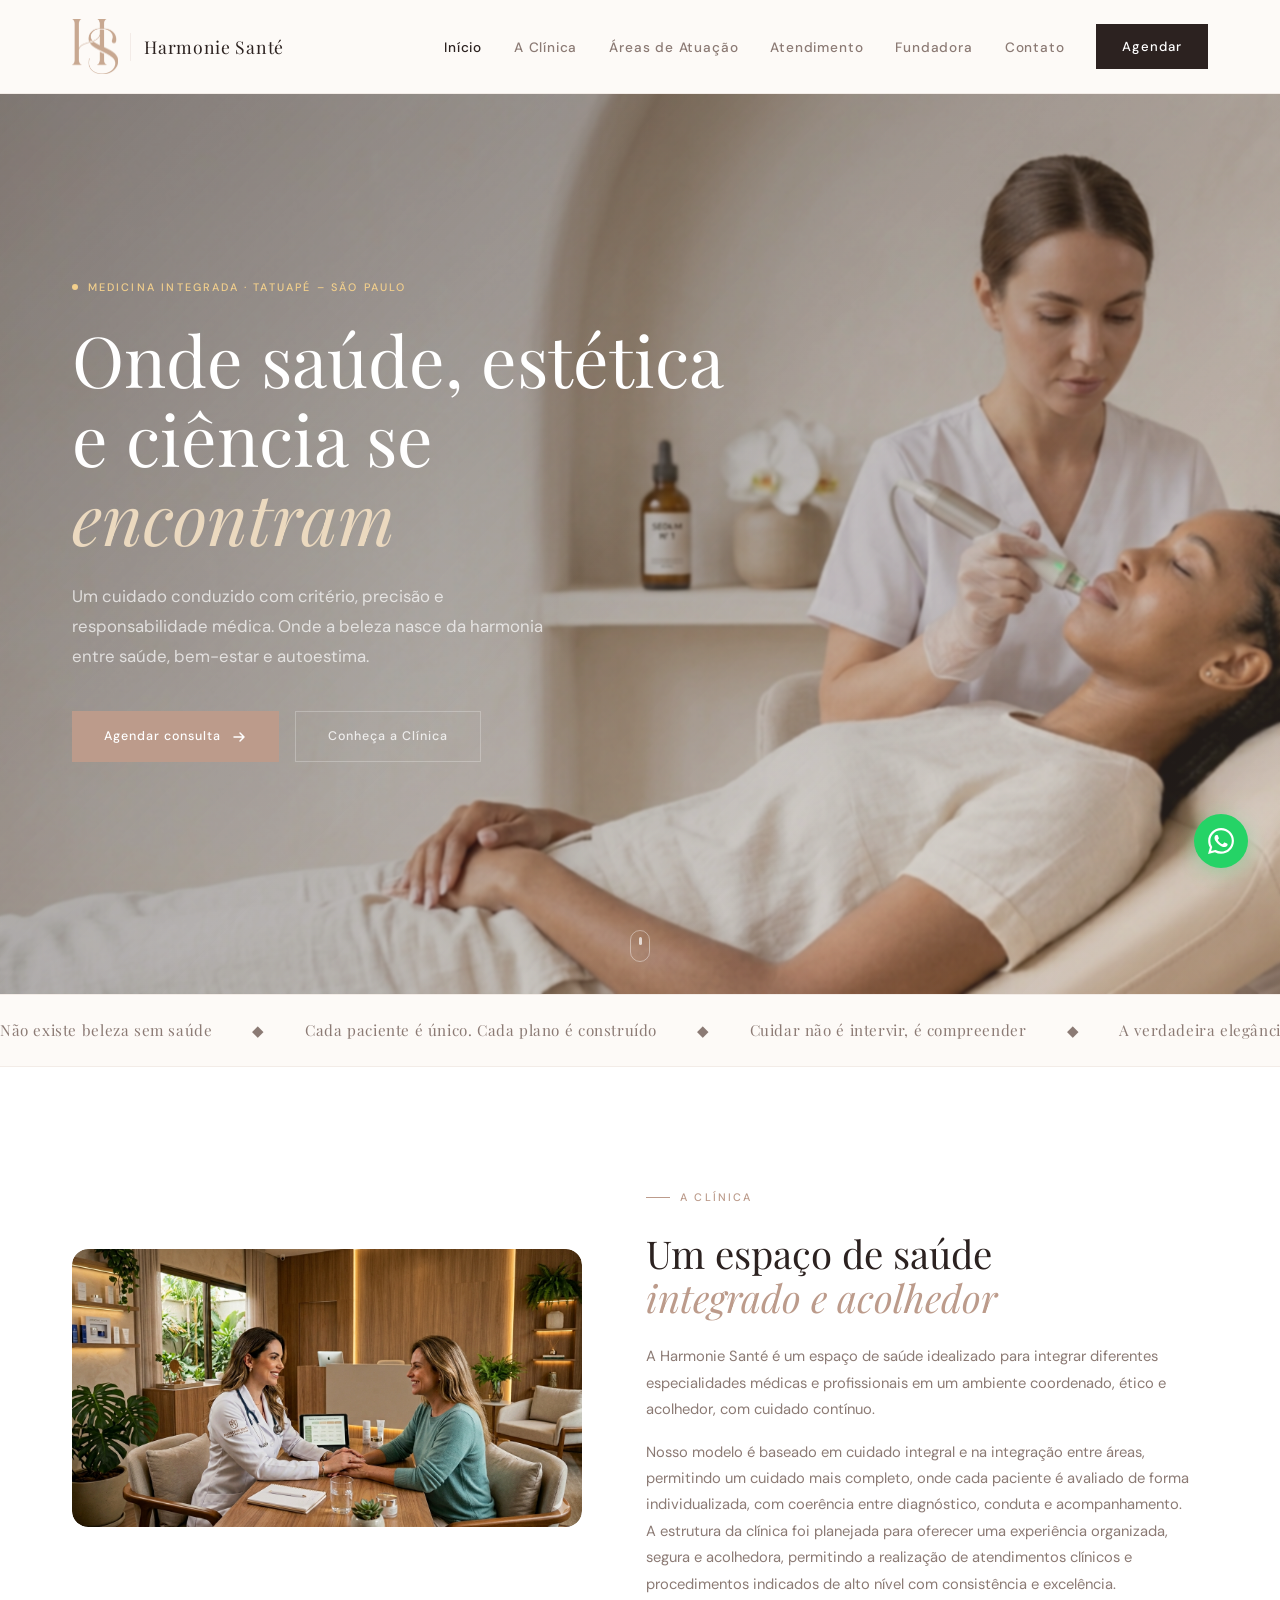
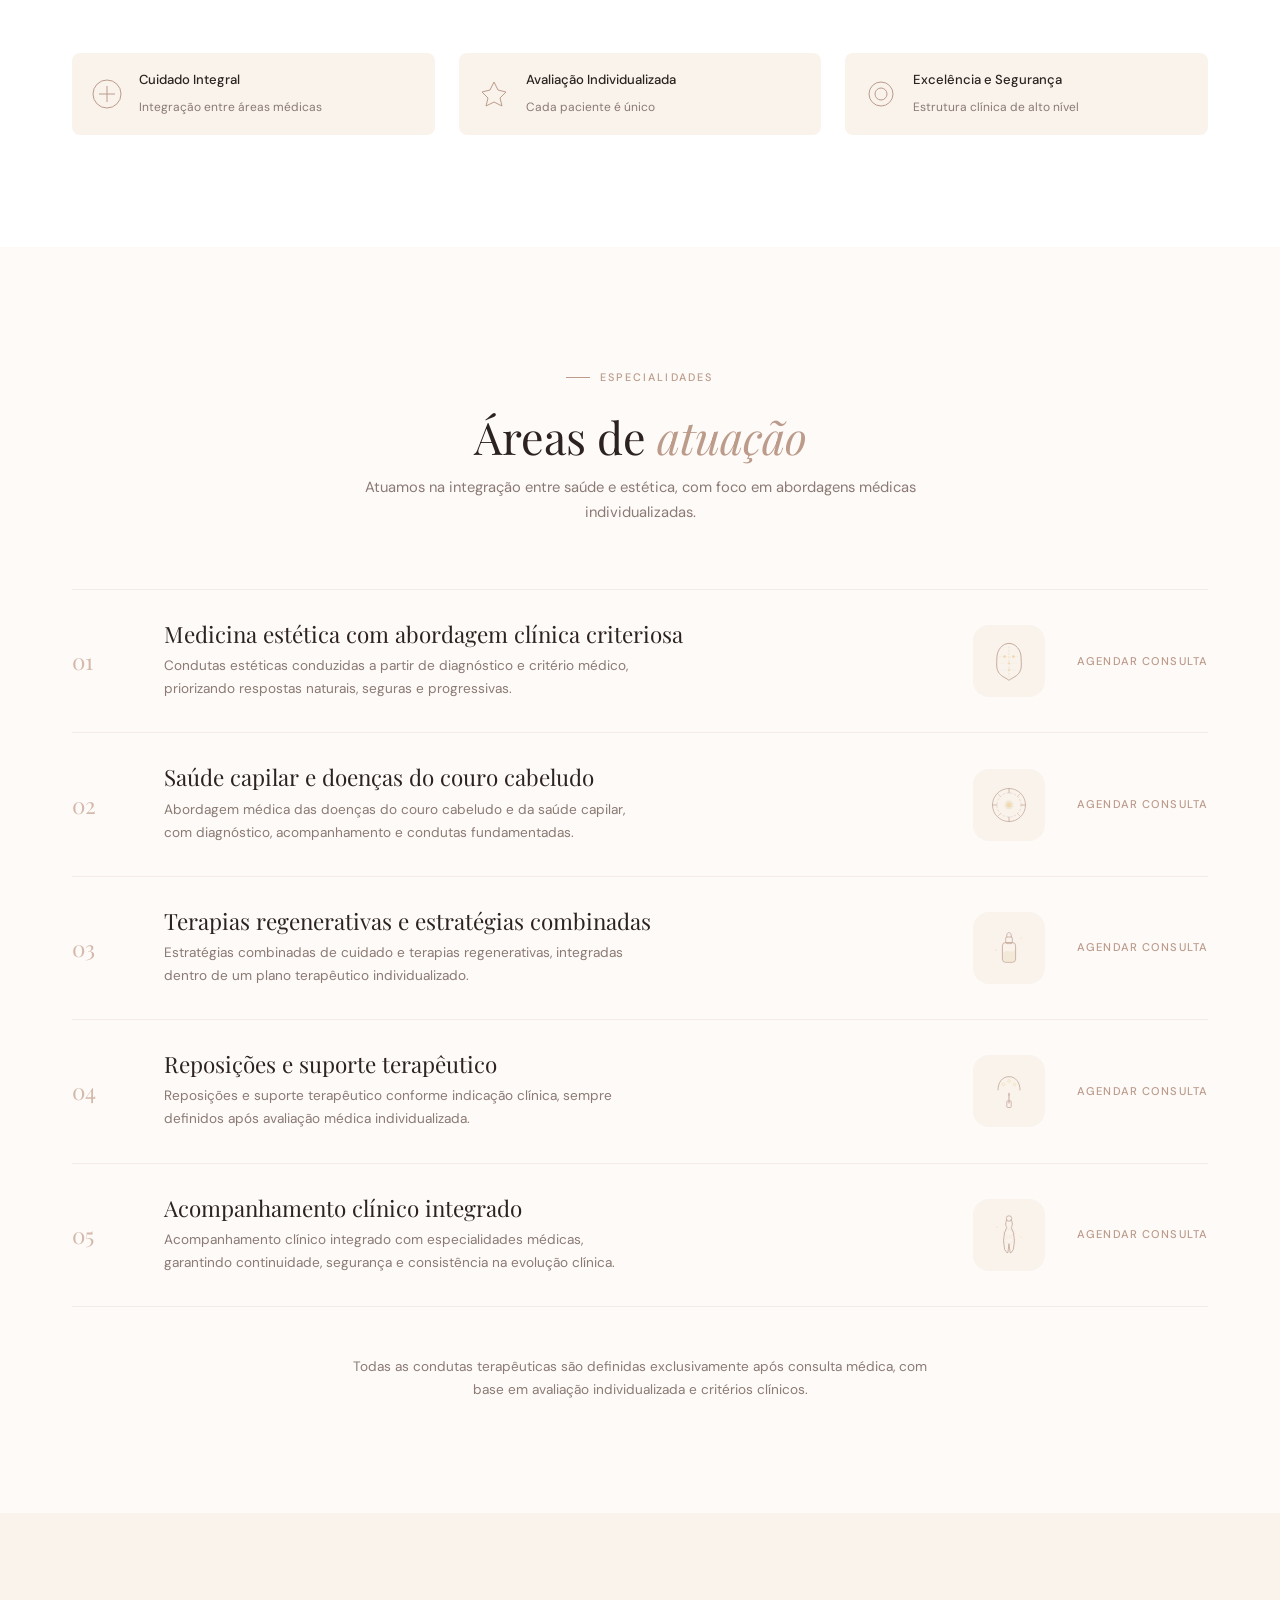
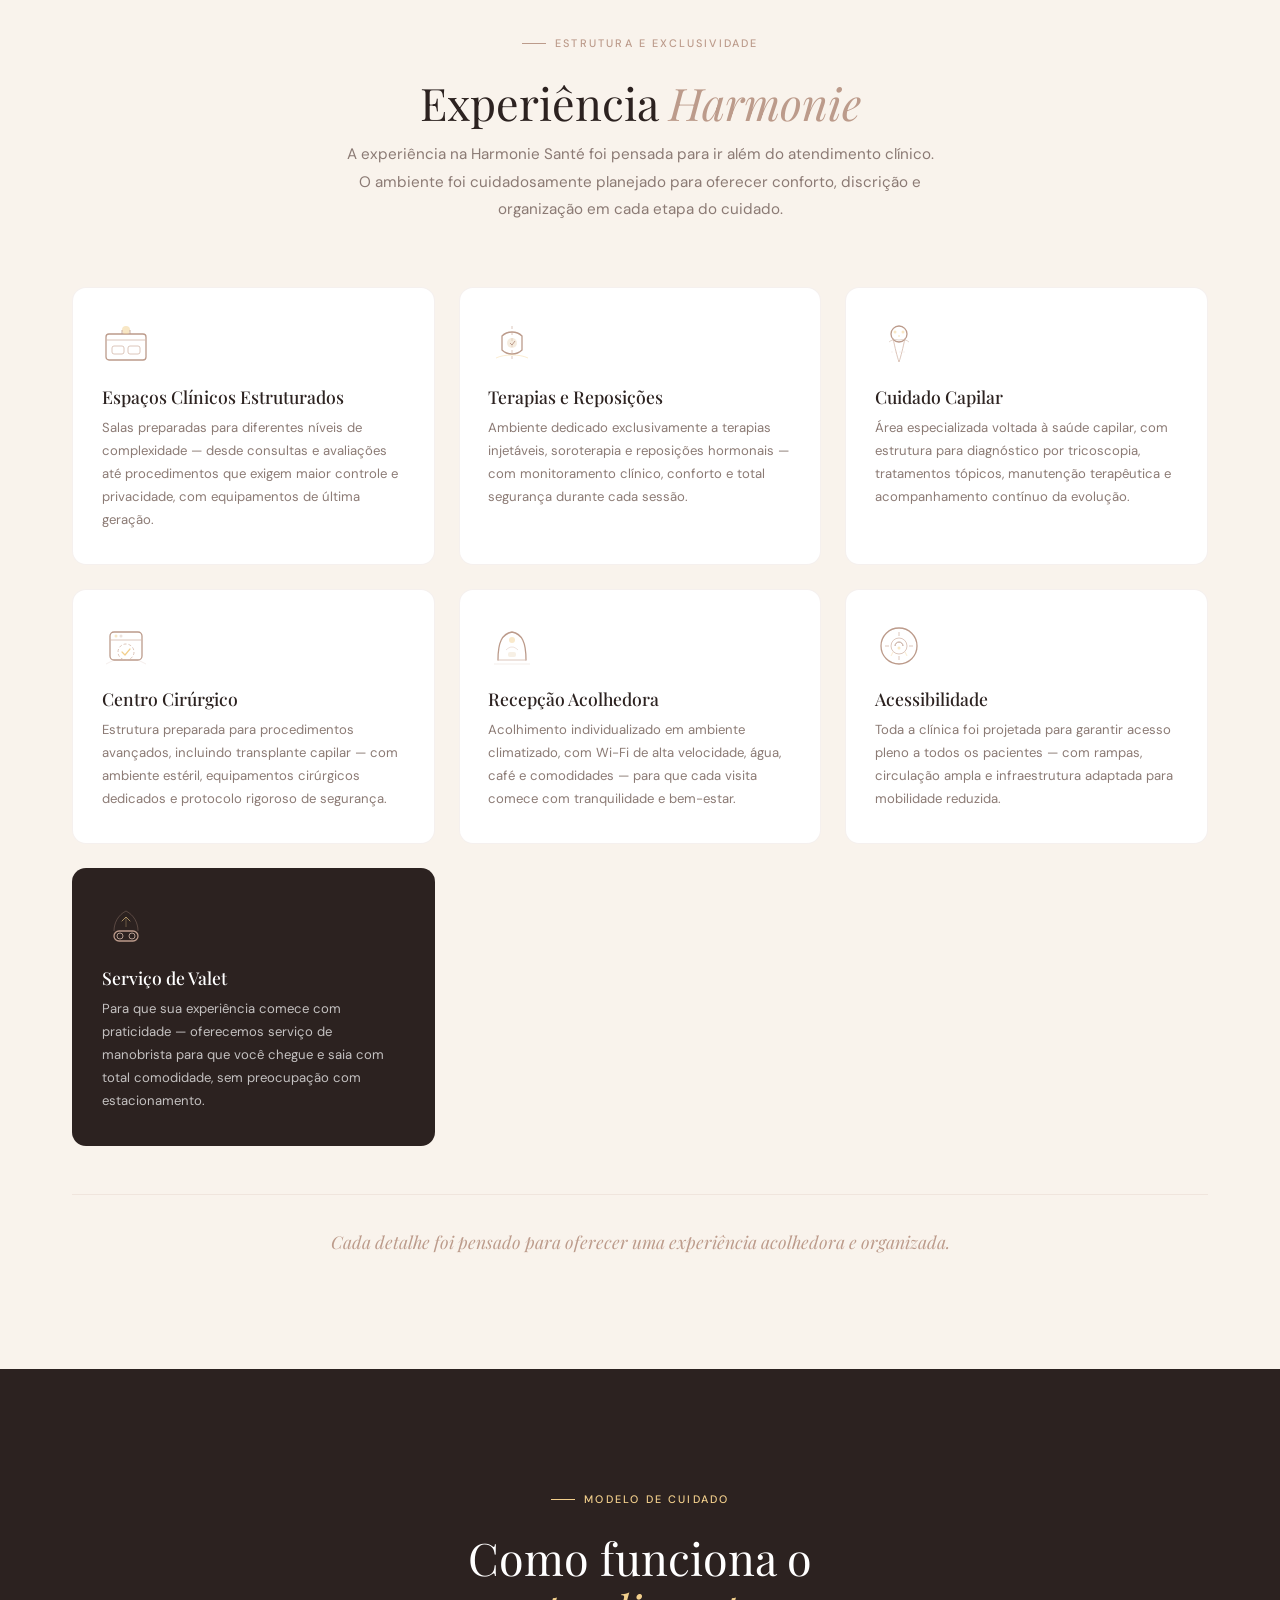
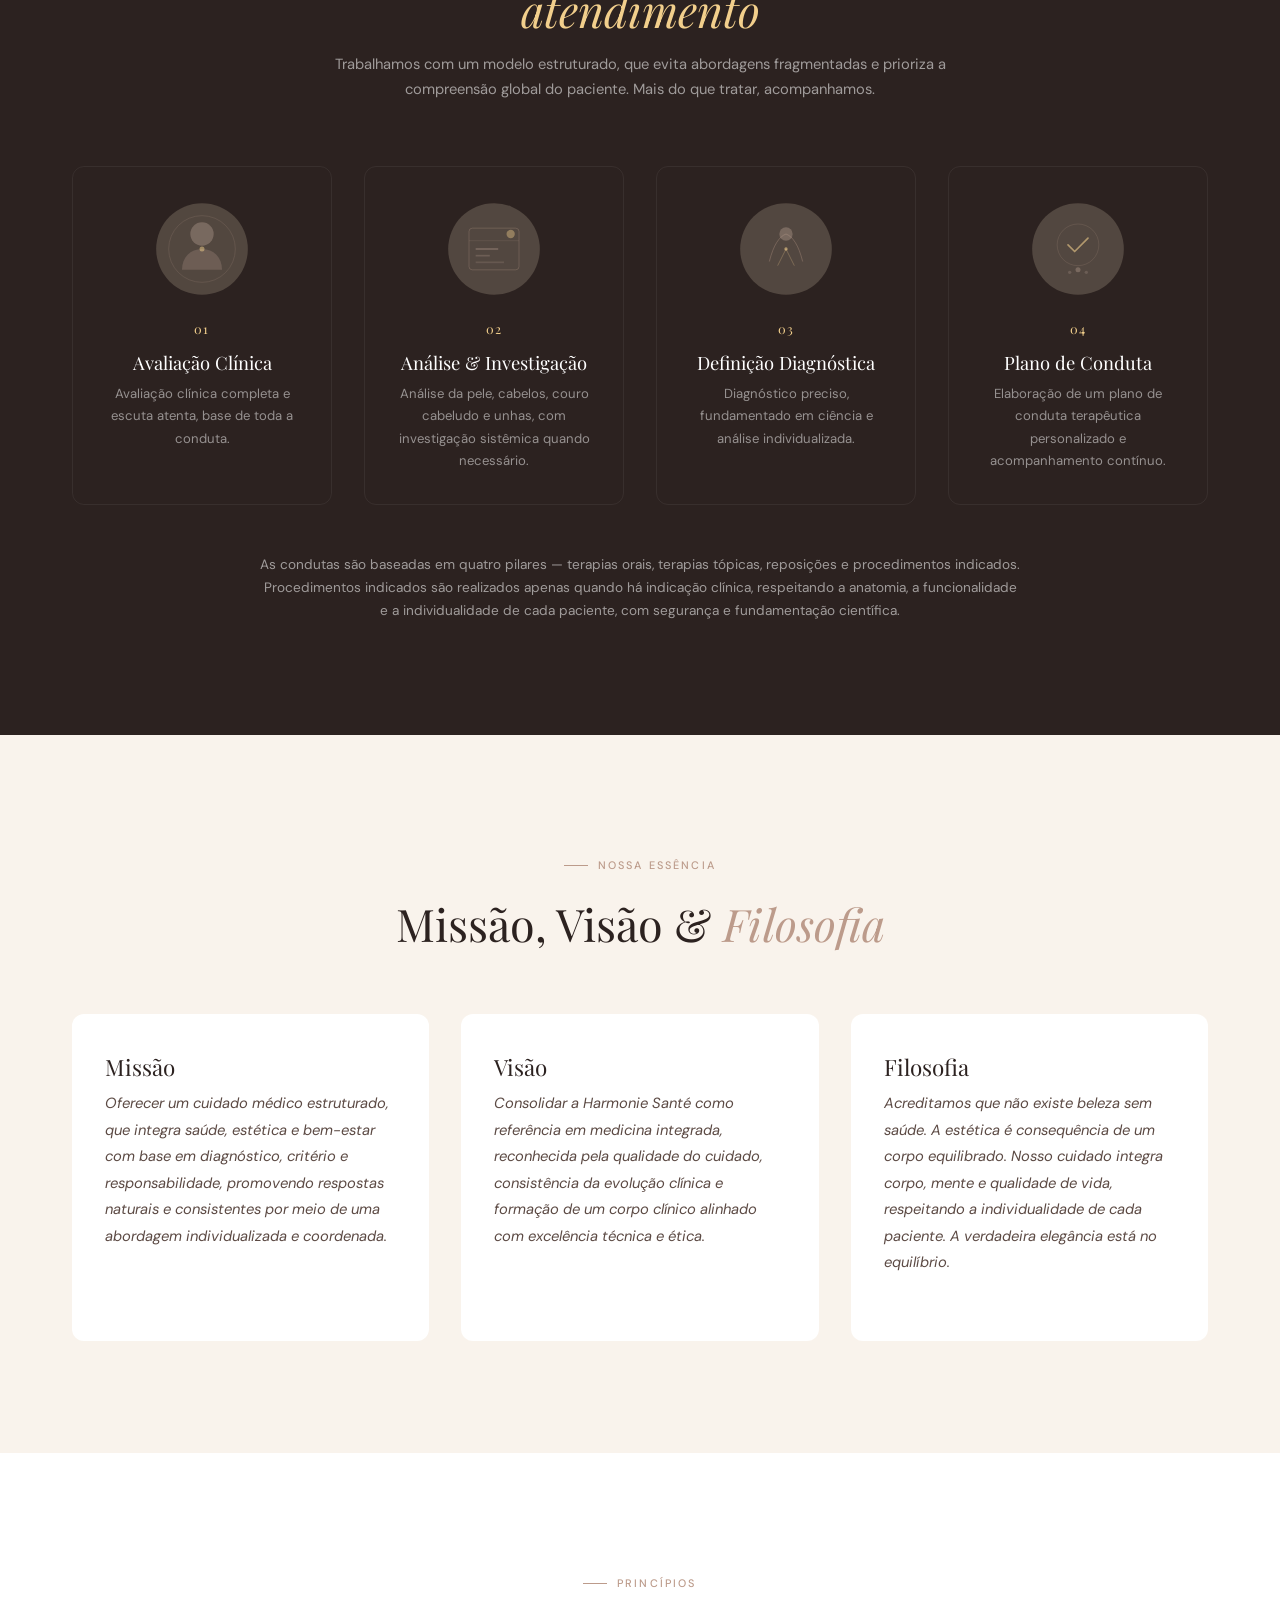
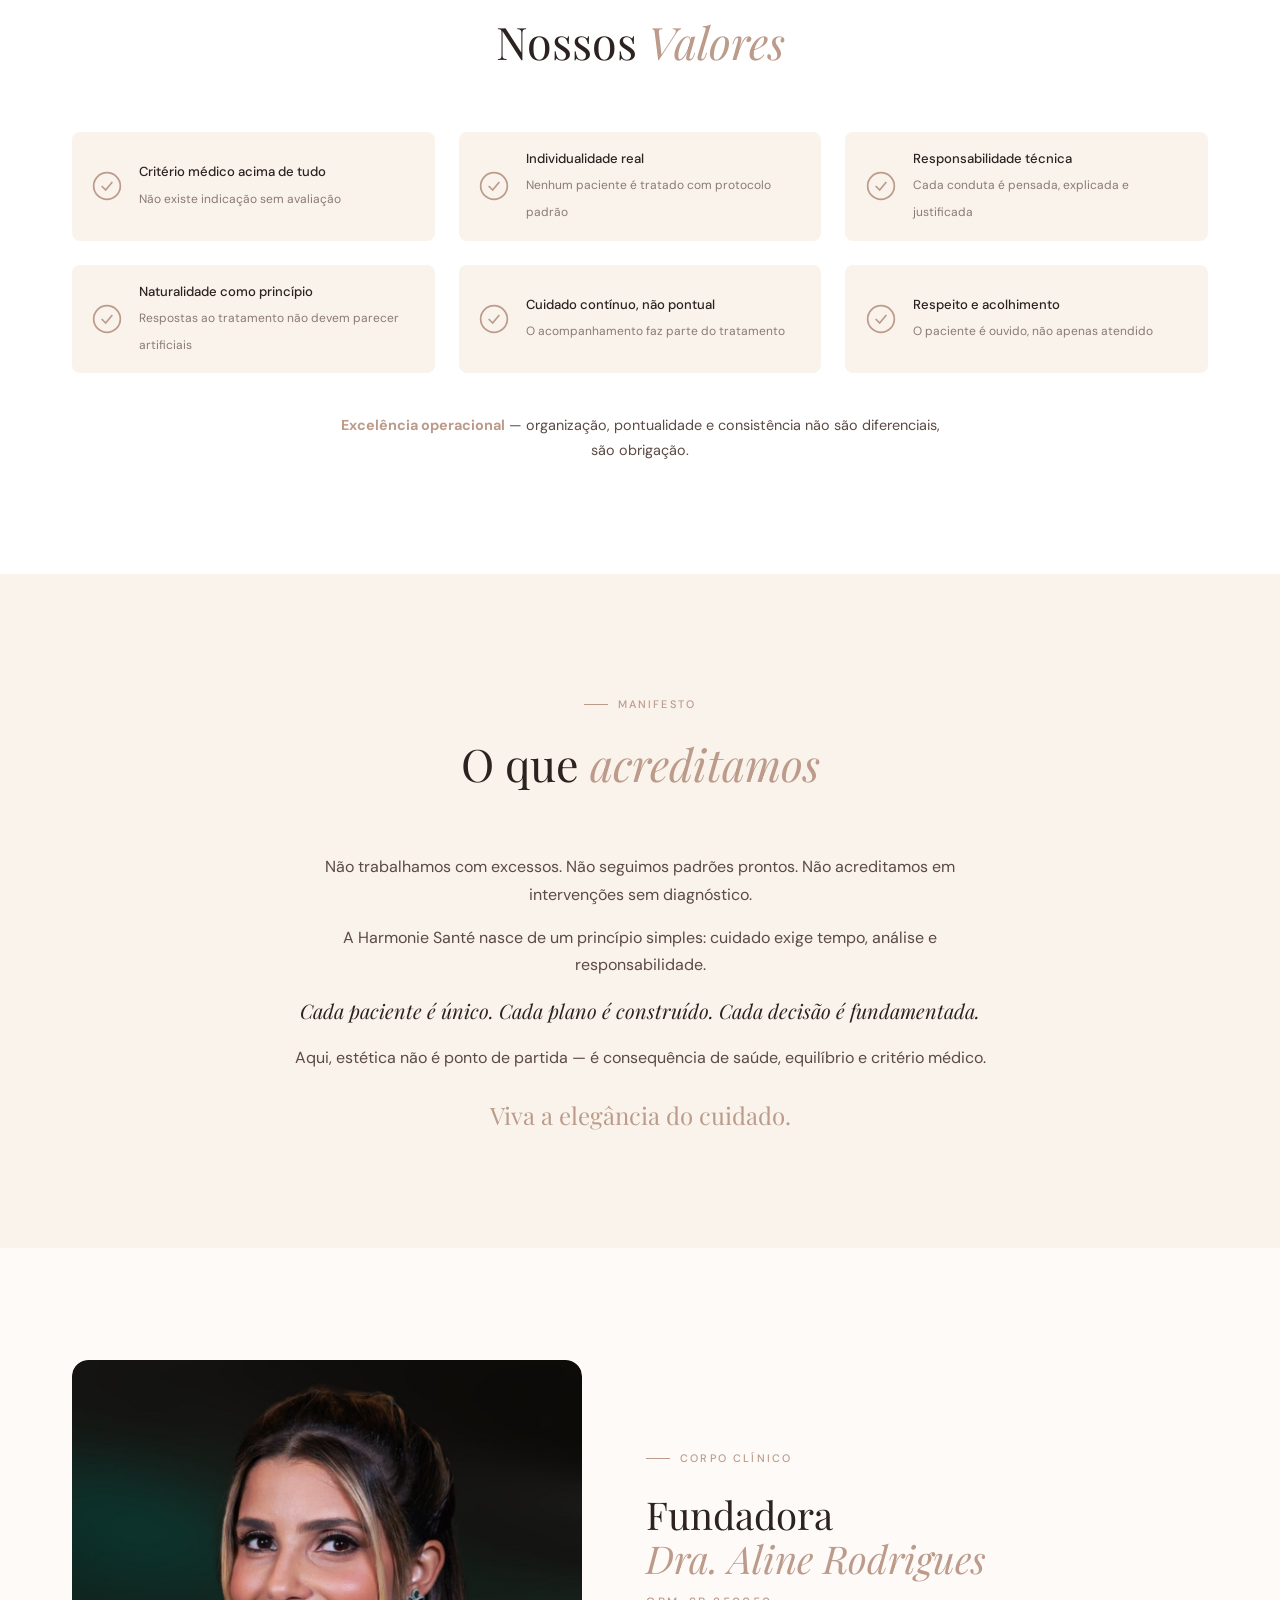
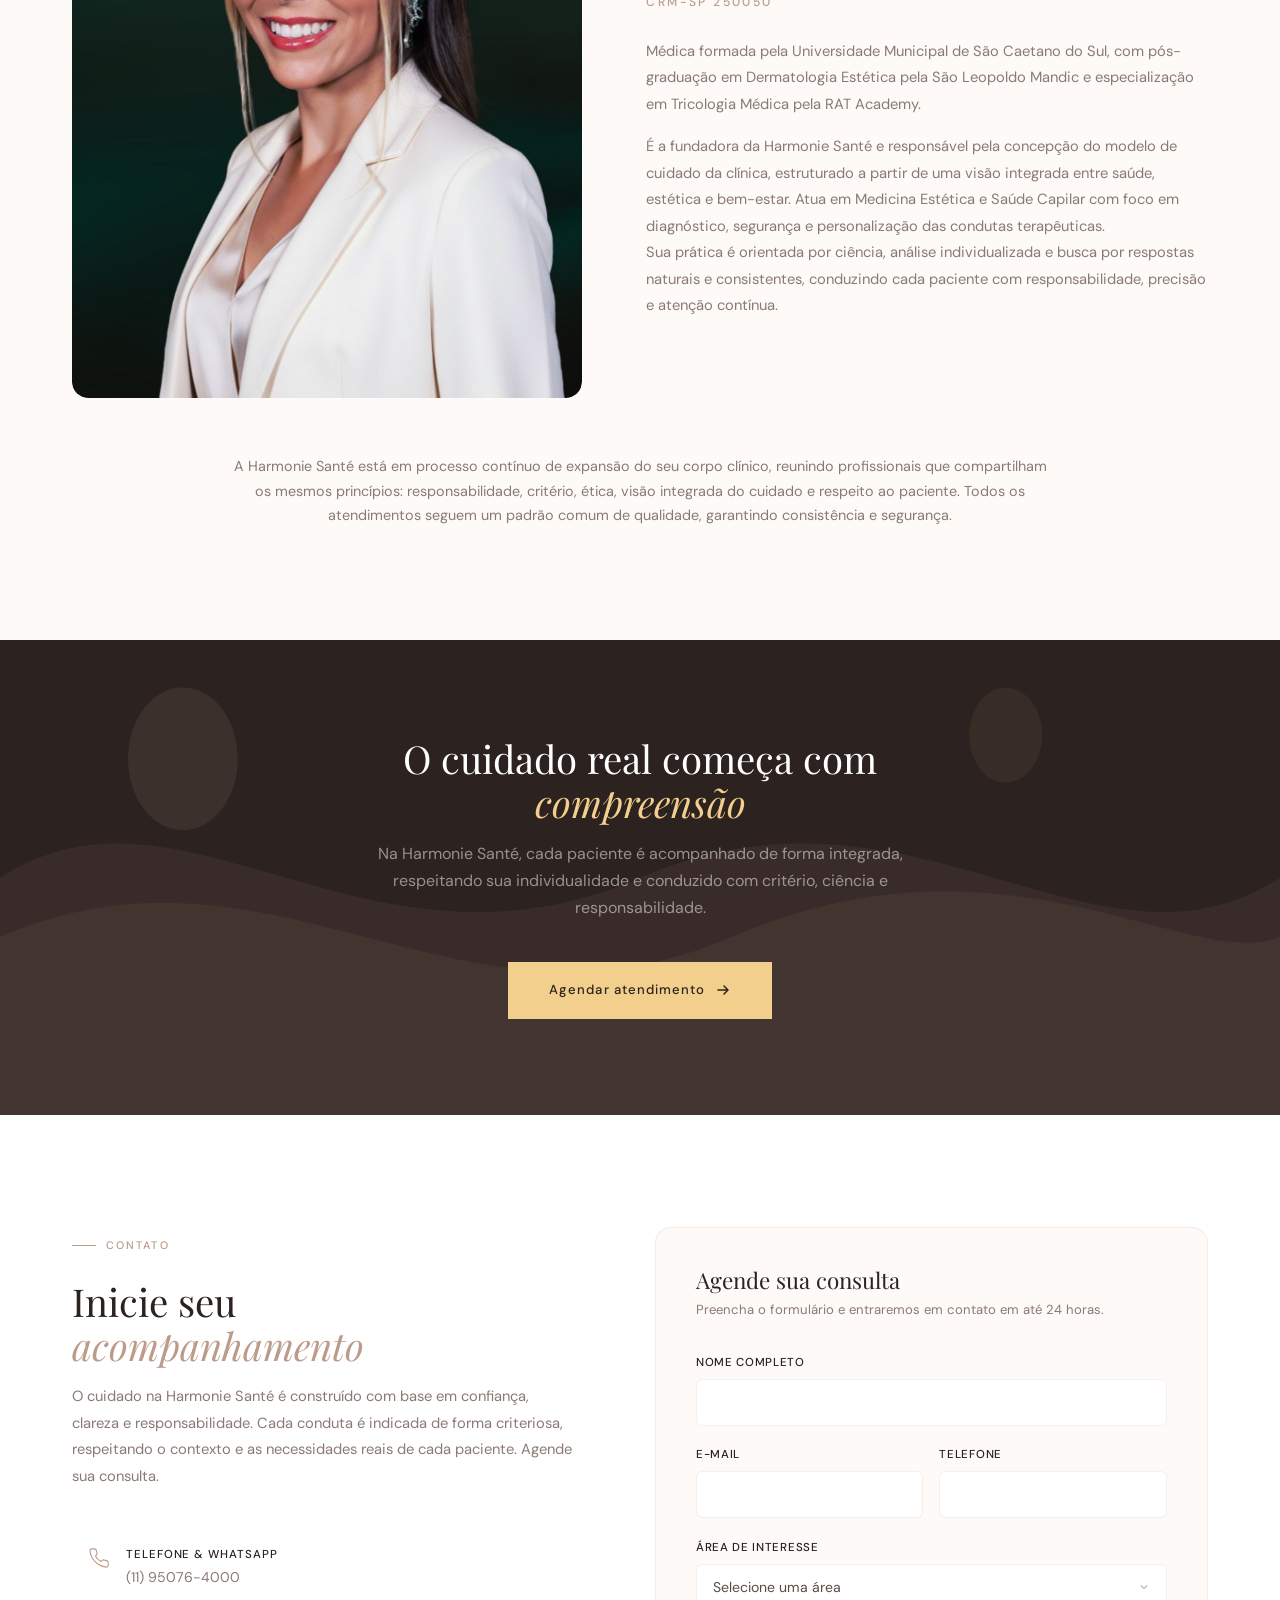
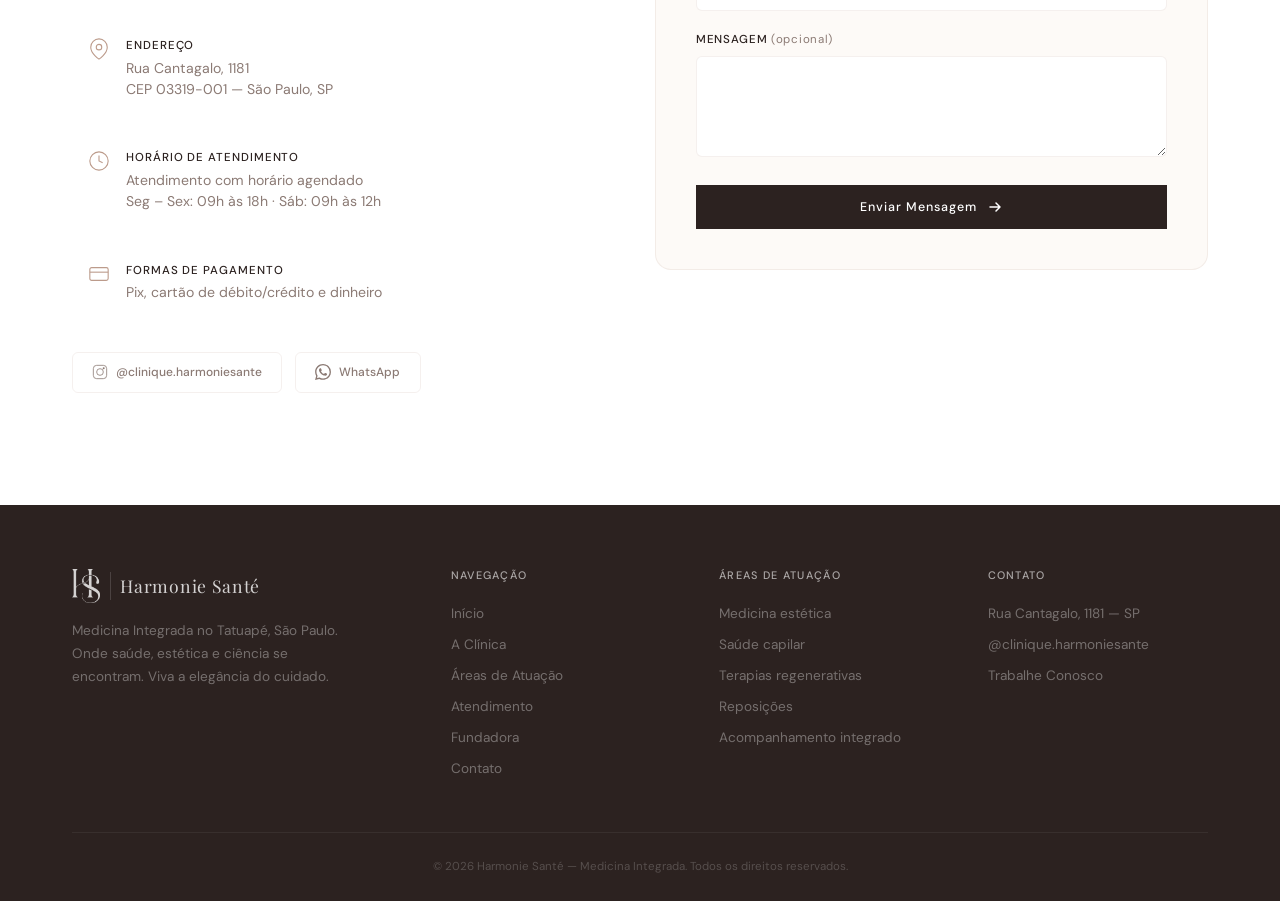
<file: index.html>
<!DOCTYPE html>
<html lang="pt-BR">
<head>
  <meta charset="UTF-8">
  <meta name="viewport" content="width=device-width, initial-scale=1.0">
  <meta http-equiv="refresh" content="0; url=./site/index.html">
  <link rel="canonical" href="./site/index.html">
  <title>Harmonie Santé | Medicina Integrada</title>
</head>
<body>
  <p>Redirecionando para <a href="./site/index.html">Harmonie Santé — Medicina Integrada</a>…</p>
  <script>location.replace('./site/index.html');</script>
</body>
</html>
</file>
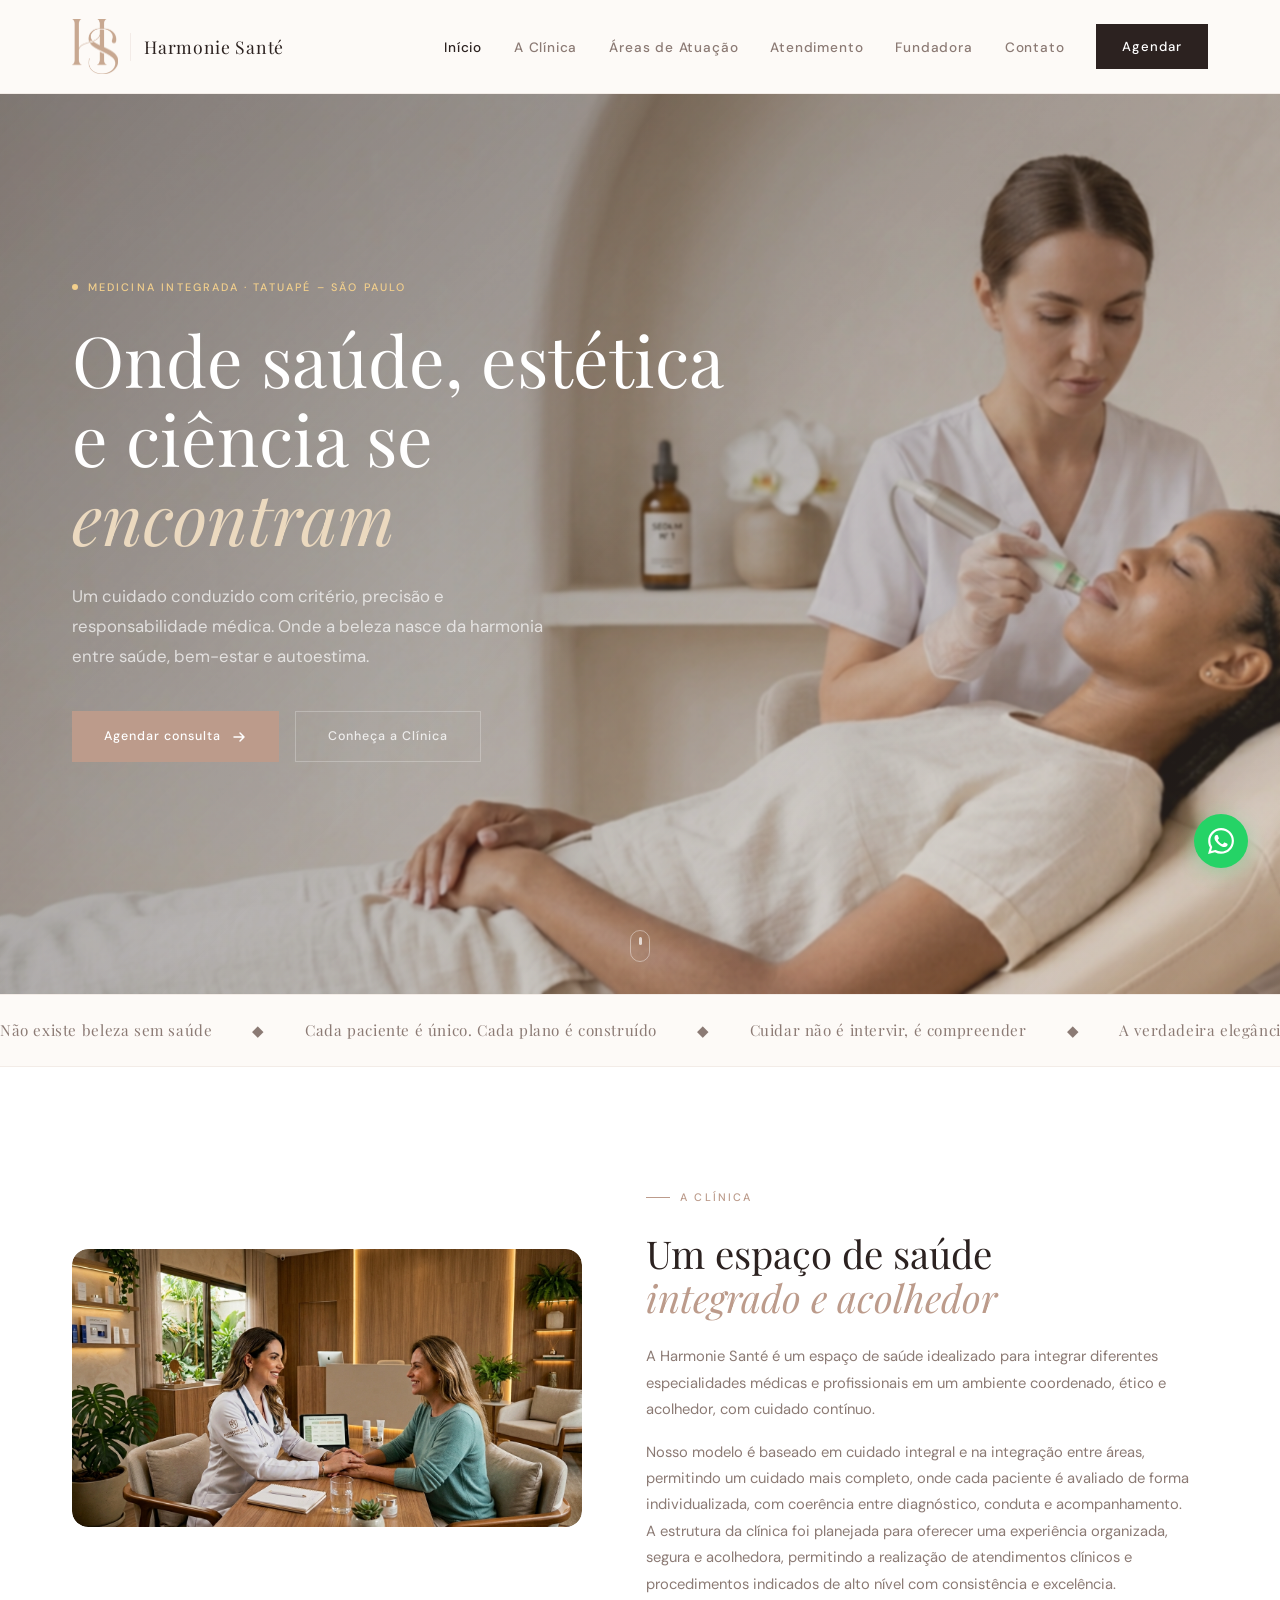
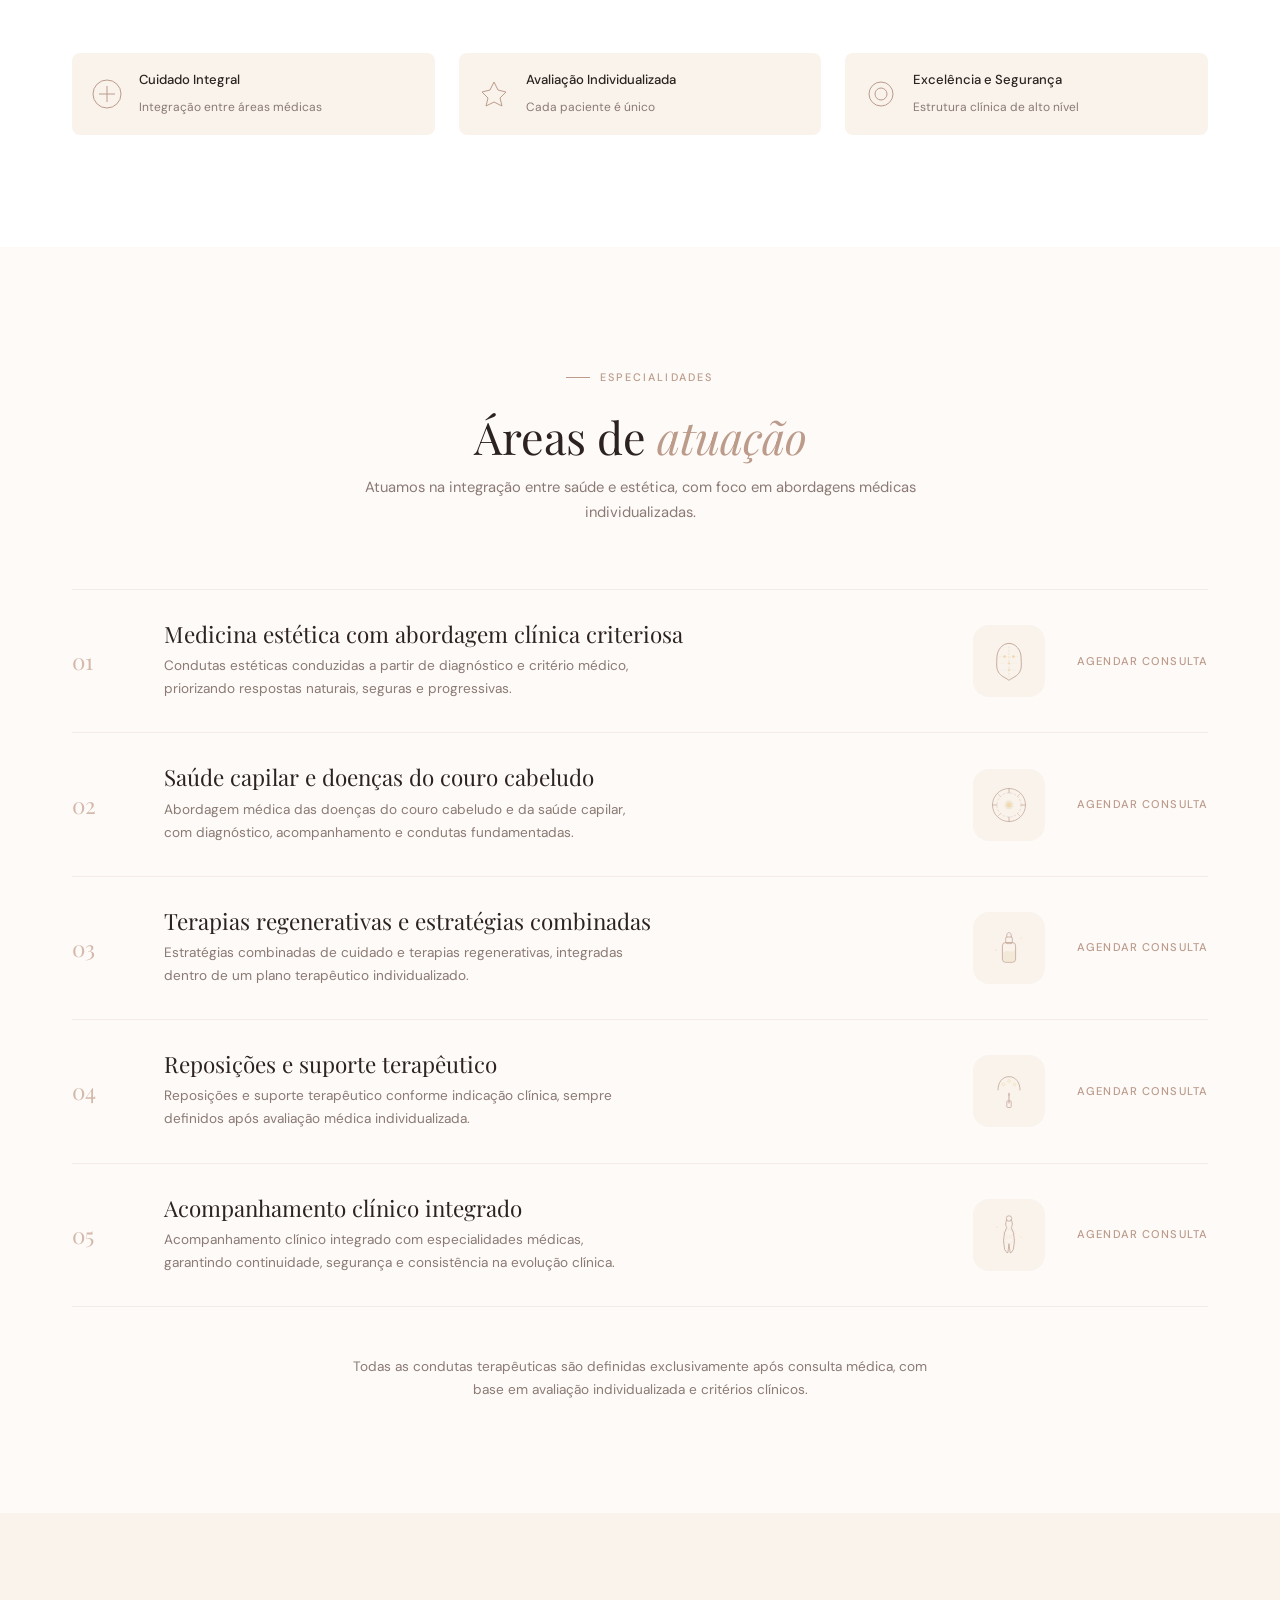
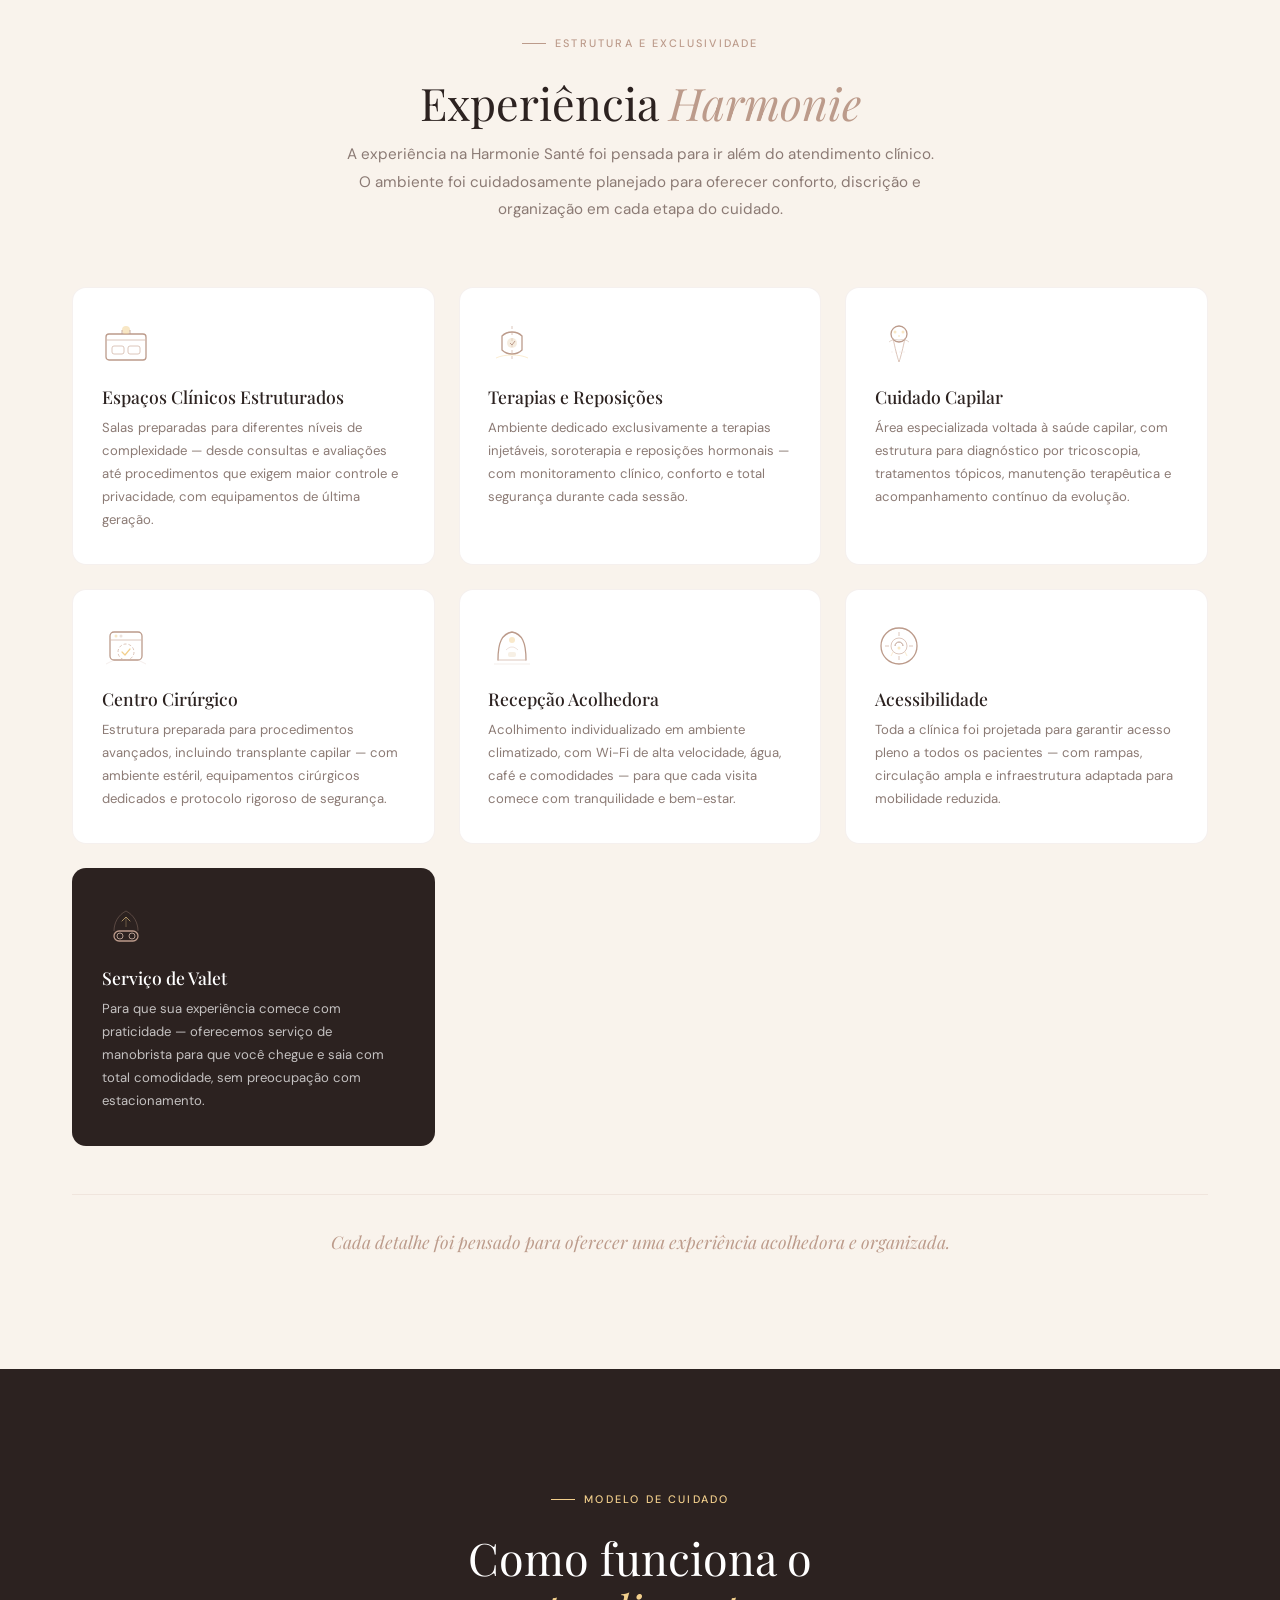
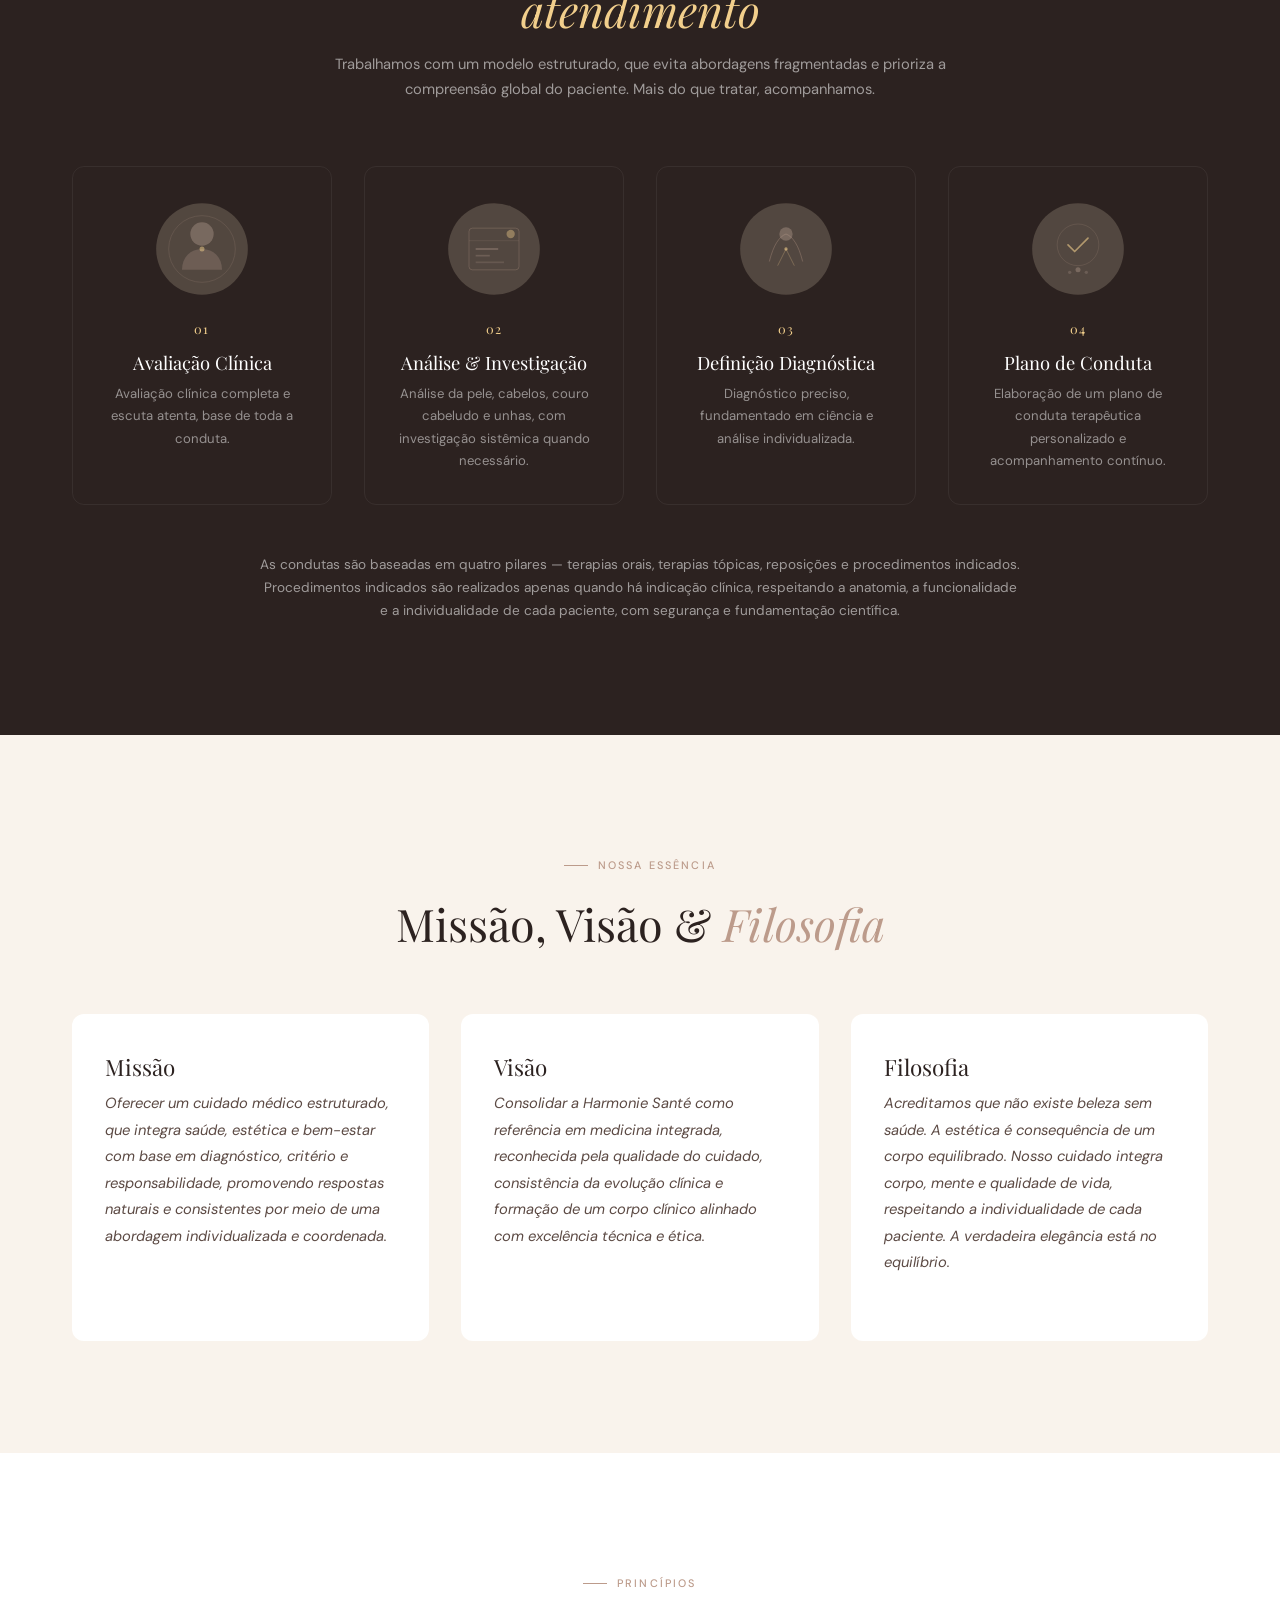
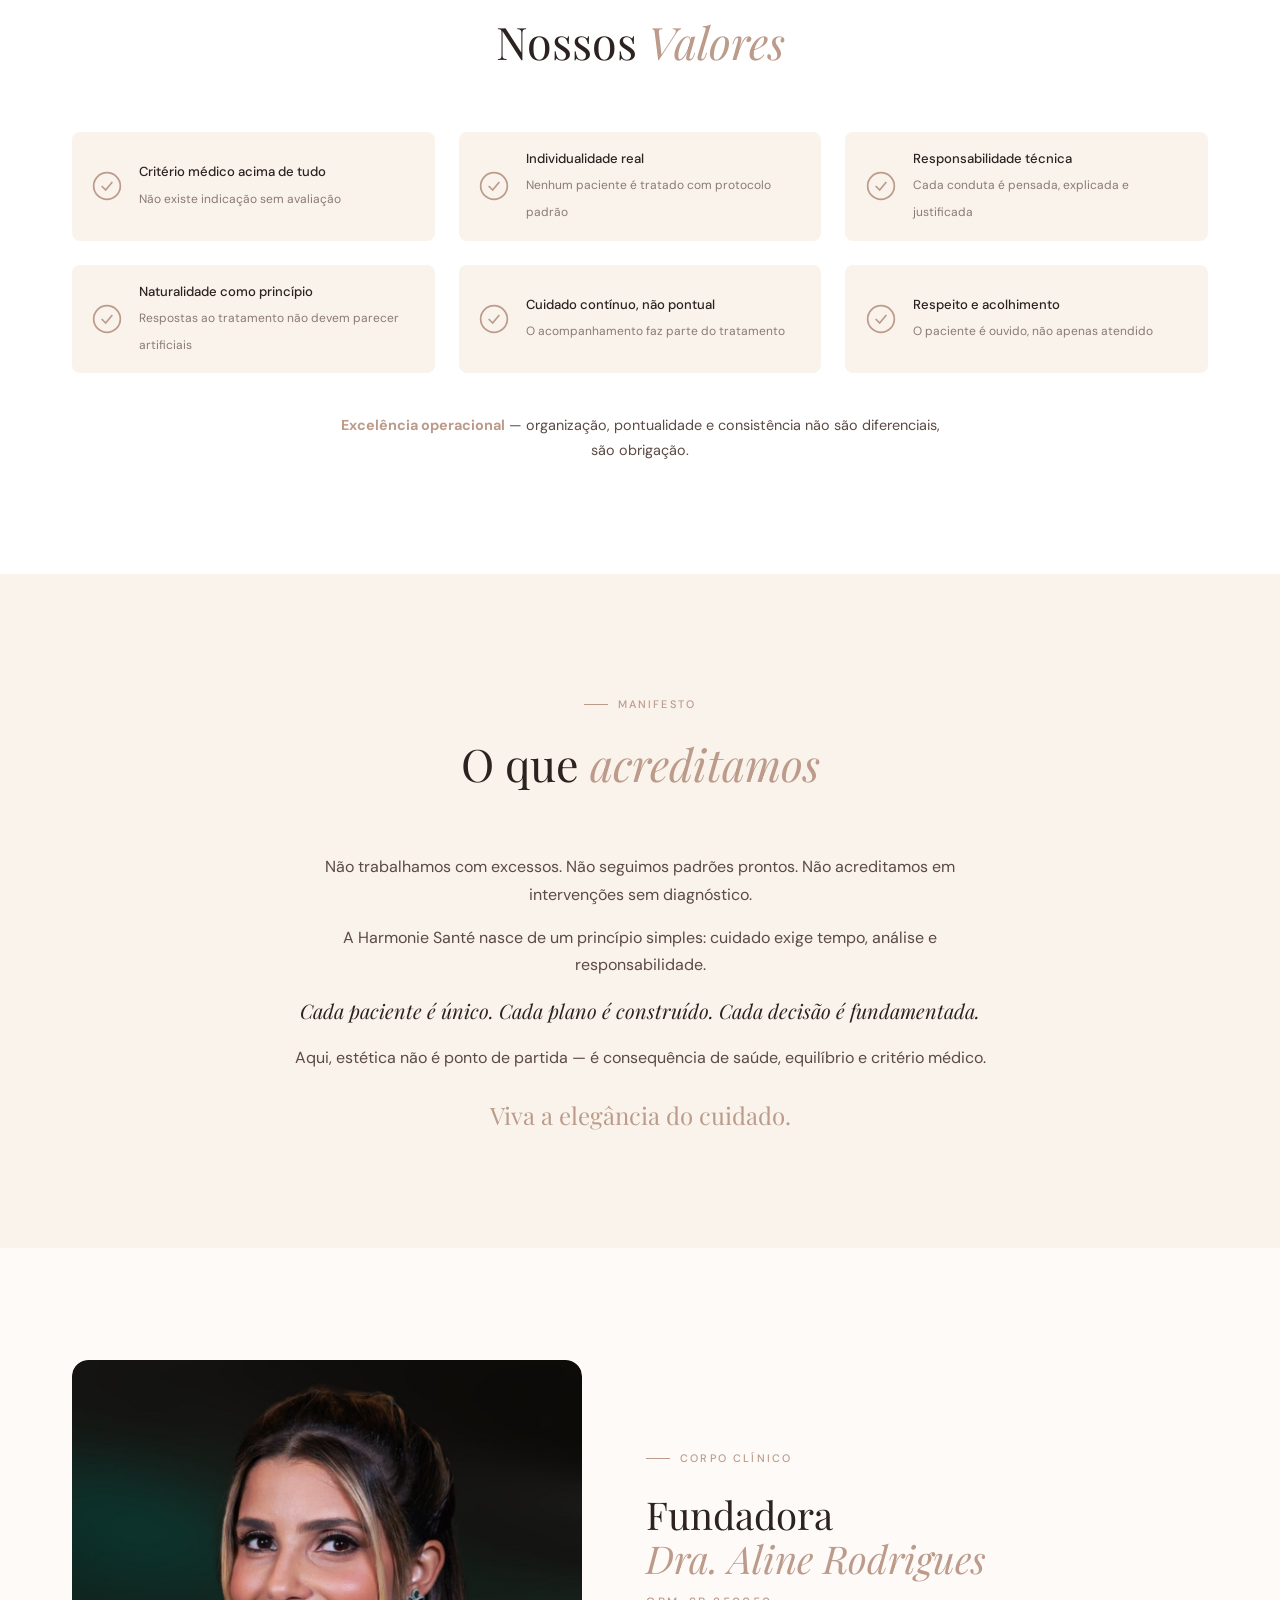
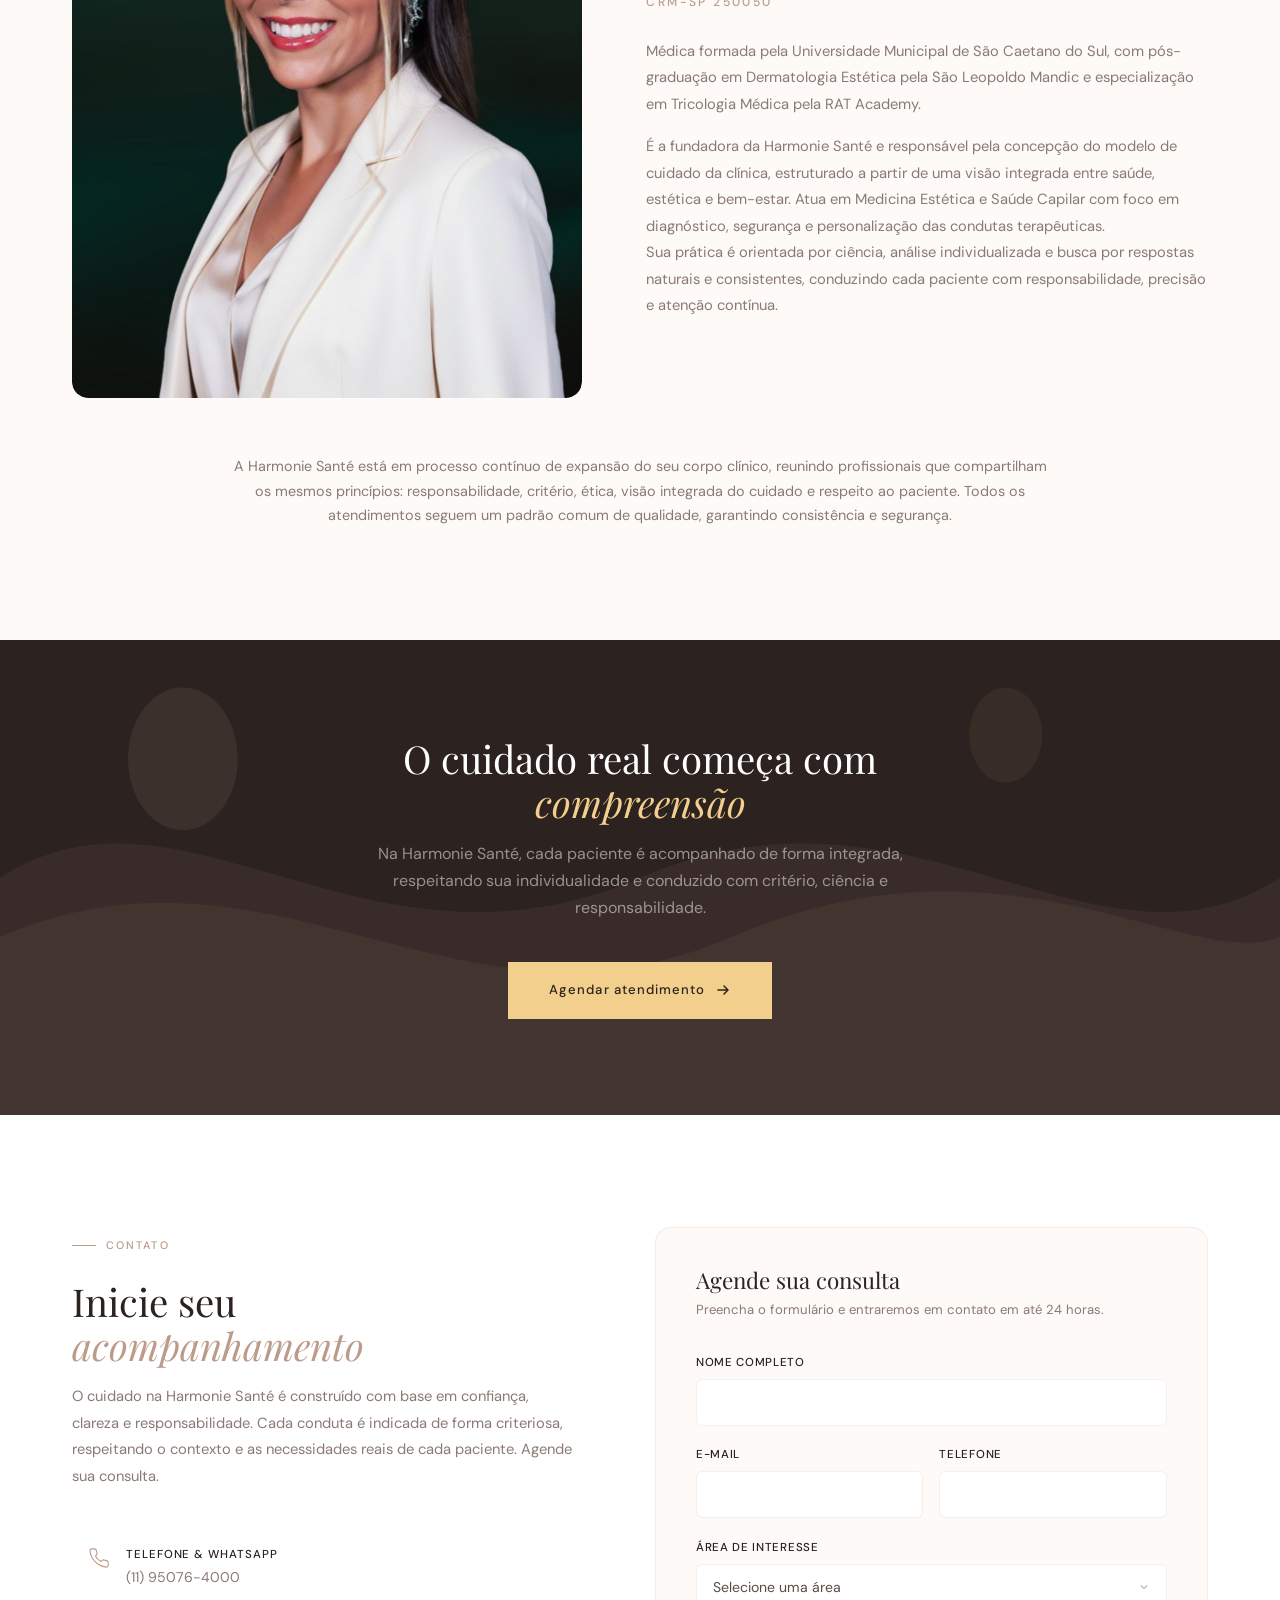
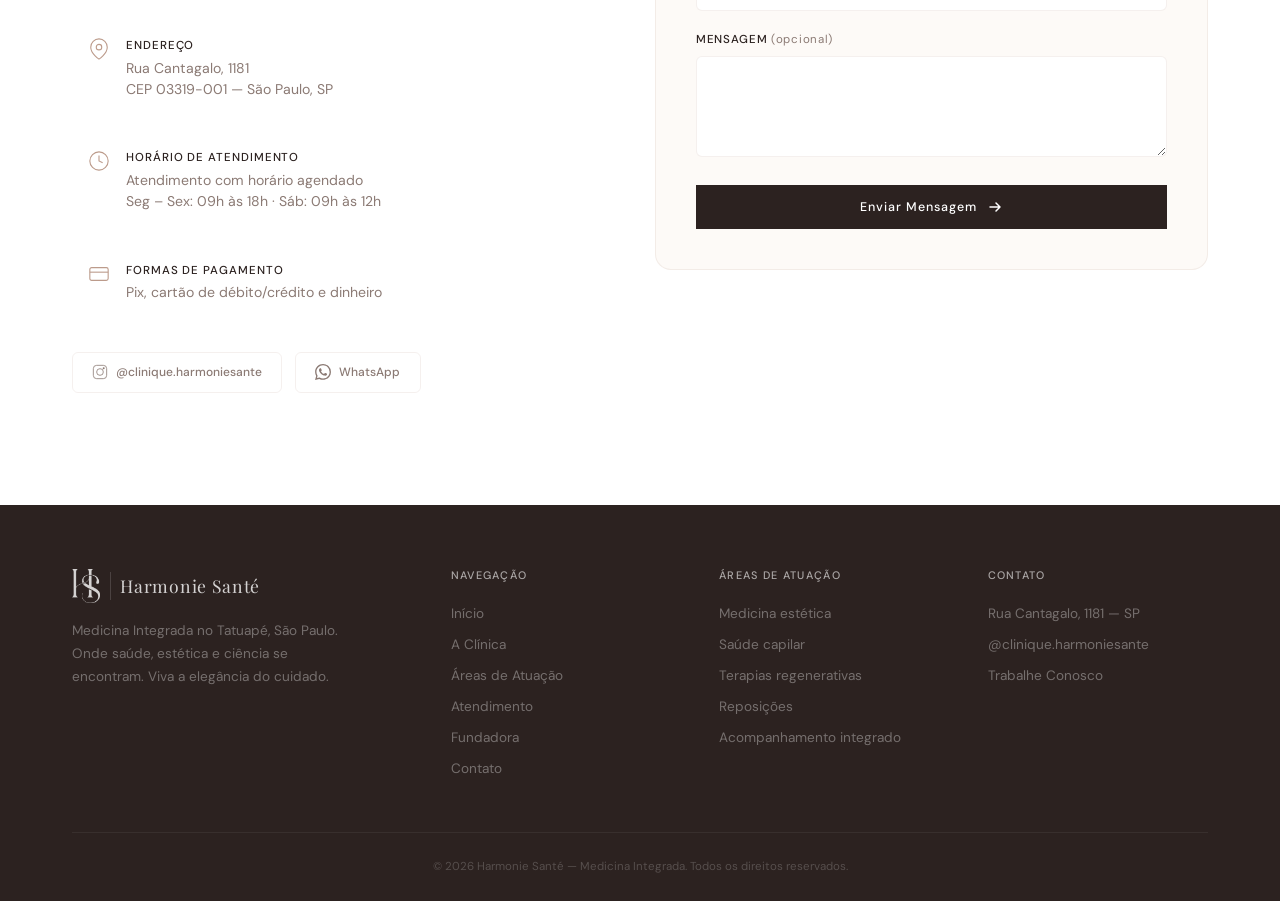
<file: site/index.html>
<!DOCTYPE html>
<html lang="pt-BR">
<head>
  <meta charset="UTF-8">
  <meta name="viewport" content="width=device-width, initial-scale=1.0">
  <title>Harmonie Santé | Medicina Integrada</title>
  <meta name="description" content="Harmonie Santé — Medicina Integrada no Tatuapé, São Paulo. Onde saúde, estética e ciência se encontram em um cuidado conduzido com critério, precisão e responsabilidade médica.">
  <meta name="keywords" content="Harmonie Santé, Medicina Integrada, Tatuapé, Clínica Médica, Tricologia Médica, Saúde Capilar, Dra Aline Rodrigues">
  <link rel="preconnect" href="https://fonts.googleapis.com">
  <link rel="preconnect" href="https://fonts.gstatic.com" crossorigin>
  <link href="https://fonts.googleapis.com/css2?family=Playfair+Display:ital,wght@0,300;0,400;0,500;0,600;0,700;1,400;1,500&family=DM+Sans:ital,wght@0,300;0,400;0,500;1,300;1,400&display=swap" rel="stylesheet">
  <link rel="stylesheet" href="css/style.css">
</head>
<body>

  <!-- Cursor Glow -->
  <div class="cursor-glow" id="cursorGlow"></div>

  <!-- Navigation -->
  <header id="header">
    <nav class="navbar">
      <a href="#home" class="logo">
        <img src="../Clínica Aline/Marca dágua/Curva (2).png" alt="Harmonie Santé" class="logo-icon">
        <span class="logo-divider"></span>
        <span class="logo-text">Harmonie Santé</span>
      </a>
      <button class="nav-toggle" id="navToggle" aria-label="Menu">
        <span></span>
        <span></span>
      </button>
      <ul class="nav-links" id="navLinks">
        <li><a href="#home" class="active">Início</a></li>
        <li><a href="#about">A Clínica</a></li>
        <li><a href="#areas">Áreas de Atuação</a></li>
        <li><a href="#method">Atendimento</a></li>
        <li><a href="#fundadora">Fundadora</a></li>
        <li><a href="#contact">Contato</a></li>
      </ul>
      <a href="#contact" class="nav-cta">Agendar</a>
    </nav>
  </header>

  <!-- Mobile Menu Overlay -->
  <div class="mobile-menu" id="mobileMenu">
    <div class="mobile-menu-content">
      <ul>
        <li><a href="#home">Início</a></li>
        <li><a href="#about">A Clínica</a></li>
        <li><a href="#areas">Áreas de Atuação</a></li>
        <li><a href="#method">Atendimento</a></li>
        <li><a href="#fundadora">Fundadora</a></li>
        <li><a href="#contact">Contato</a></li>
      </ul>
      <a href="#contact" class="btn btn-primary">Agendar consulta</a>
    </div>
  </div>

  <!-- Hero Section -->
  <section id="home" class="hero">
    <img src="../Clínica Aline/Marca dágua/Hero 1.png" alt="" class="hero-bg-img" aria-hidden="true">
    <div class="hero-overlay"></div>

    <div class="hero-content" data-reveal>
      <div class="hero-tag">
        <span class="tag-dot"></span>
        Medicina Integrada &middot; Tatuapé – São Paulo
      </div>
      <h1>
        Onde saúde, estética<br>
        e ciência se<br>
        <em>encontram</em>
      </h1>
      <p class="hero-desc">Um cuidado conduzido com critério, precisão e responsabilidade médica. Onde a beleza nasce da harmonia entre saúde, bem-estar e autoestima.</p>
      <div class="hero-btns">
        <a href="#contact" class="btn btn-primary">
          <span>Agendar consulta</span>
          <svg width="16" height="16" viewBox="0 0 16 16" fill="none"><path d="M3 8h10M9 4l4 4-4 4" stroke="currentColor" stroke-width="1.5" stroke-linecap="round" stroke-linejoin="round"/></svg>
        </a>
        <a href="#about" class="btn btn-ghost">Conheça a Clínica</a>
      </div>
    </div>

    <div class="hero-scroll-indicator">
      <div class="scroll-mouse">
        <div class="scroll-dot"></div>
      </div>
    </div>
  </section>

  <!-- Marquee (Slogans) -->
  <div class="marquee-section">
    <div class="marquee-track">
      <div class="marquee-content">
        <span>Não existe beleza sem saúde</span><span class="marquee-dot">◆</span>
        <span>Cada paciente é único. Cada plano é construído</span><span class="marquee-dot">◆</span>
        <span>Cuidar não é intervir, é compreender</span><span class="marquee-dot">◆</span>
        <span>A verdadeira elegância está no equilíbrio</span><span class="marquee-dot">◆</span>
        <span>Não existe beleza sem saúde</span><span class="marquee-dot">◆</span>
        <span>Cada paciente é único. Cada plano é construído</span><span class="marquee-dot">◆</span>
        <span>Cuidar não é intervir, é compreender</span><span class="marquee-dot">◆</span>
        <span>A verdadeira elegância está no equilíbrio</span><span class="marquee-dot">◆</span>
      </div>
    </div>
  </div>

  <!-- A Clínica -->
  <section id="about" class="section about">
    <div class="container">
      <div class="about-top" data-reveal>
        <div class="about-visual">
          <div class="about-card-art">
            <img src="../Clínica Aline/Marca dágua/Onde a ciência.png" alt="Harmonie Santé — onde a ciência encontra a arte do cuidar" class="about-img">
          </div>
        </div>
        <div class="about-text">
          <span class="section-tag">A Clínica</span>
          <h2>Um espaço de saúde<br><em>integrado e acolhedor</em></h2>
          <p class="about-lead">A Harmonie Santé é um espaço de saúde idealizado para integrar diferentes especialidades médicas e profissionais em um ambiente coordenado, ético e acolhedor, com cuidado contínuo.</p>
          <p>Nosso modelo é baseado em cuidado integral e na integração entre áreas, permitindo um cuidado mais completo, onde cada paciente é avaliado de forma individualizada, com coerência entre diagnóstico, conduta e acompanhamento.</p>
          <p>A estrutura da clínica foi planejada para oferecer uma experiência organizada, segura e acolhedora, permitindo a realização de atendimentos clínicos e procedimentos indicados de alto nível com consistência e excelência.</p>
        </div>
      </div>
      <div class="about-features" data-reveal>
        <div class="about-feat">
          <div class="feat-icon">
            <svg viewBox="0 0 32 32" fill="none"><circle cx="16" cy="16" r="14" stroke="currentColor" stroke-width="1"/><path d="M16 8v16M8 16h16" stroke="currentColor" stroke-width="1"/></svg>
          </div>
          <div>
            <strong>Cuidado Integral</strong>
            <span>Integração entre áreas médicas</span>
          </div>
        </div>
        <div class="about-feat">
          <div class="feat-icon">
            <svg viewBox="0 0 32 32" fill="none"><path d="M16 4L20 12L28 14L22 20L24 28L16 24L8 28L10 20L4 14L12 12Z" stroke="currentColor" stroke-width="1" fill="none"/></svg>
          </div>
          <div>
            <strong>Avaliação Individualizada</strong>
            <span>Cada paciente é único</span>
          </div>
        </div>
        <div class="about-feat">
          <div class="feat-icon">
            <svg viewBox="0 0 32 32" fill="none"><rect x="4" y="4" width="24" height="24" rx="12" stroke="currentColor" stroke-width="1"/><circle cx="16" cy="16" r="6" stroke="currentColor" stroke-width="1"/></svg>
          </div>
          <div>
            <strong>Excelência e Segurança</strong>
            <span>Estrutura clínica de alto nível</span>
          </div>
        </div>
      </div>
    </div>
  </section>

  <!-- Áreas de Atuação -->
  <section id="areas" class="section services">
    <div class="container">
      <div class="section-header" data-reveal>
        <span class="section-tag">Especialidades</span>
        <h2>Áreas de <em>atuação</em></h2>
        <p style="font-size:0.92rem;color:var(--text-light);margin-top:0.8rem;">Atuamos na integração entre saúde e estética, com foco em abordagens médicas individualizadas.</p>
      </div>
      <div class="services-list">

        <div class="service-row" data-reveal>
          <div class="service-num">01</div>
          <div class="service-info">
            <h3>Medicina estética com abordagem clínica criteriosa</h3>
            <p>Condutas estéticas conduzidas a partir de diagnóstico e critério médico, priorizando respostas naturais, seguras e progressivas.</p>
          </div>
          <div class="service-icon-wrap">
            <svg class="service-icon" viewBox="0 0 80 80" fill="none" xmlns="http://www.w3.org/2000/svg">
              <path d="M40 8C28 8 18 20 18 34C18 40 17 46 18 52C19 60 24 66 32 70C36 72 38 74 40 75C42 74 44 72 48 70C56 66 61 60 62 52C63 46 62 40 62 34C62 20 52 8 40 8Z" stroke="#BC9B8B" stroke-width="1.5" fill="none"/>
              <line x1="40" y1="14" x2="40" y2="70" stroke="#D4B8AA" stroke-width="0.6" stroke-dasharray="3 3"/>
              <line x1="22" y1="32" x2="58" y2="32" stroke="#D4B8AA" stroke-width="0.5" stroke-dasharray="2 2" opacity="0.5"/>
              <line x1="24" y1="44" x2="56" y2="44" stroke="#D4B8AA" stroke-width="0.5" stroke-dasharray="2 2" opacity="0.5"/>
              <line x1="26" y1="56" x2="54" y2="56" stroke="#D4B8AA" stroke-width="0.5" stroke-dasharray="2 2" opacity="0.5"/>
              <circle cx="32" cy="32" r="2.5" fill="#F2CF8C" opacity="0.7"/>
              <circle cx="48" cy="32" r="2.5" fill="#F2CF8C" opacity="0.7"/>
              <circle cx="40" cy="44" r="2" fill="#F2CF8C" opacity="0.5"/>
              <circle cx="40" cy="56" r="2" fill="#F2CF8C" opacity="0.5"/>
            </svg>
          </div>
          <a href="#contact" class="service-cta">Agendar consulta</a>
        </div>

        <div class="service-row" data-reveal>
          <div class="service-num">02</div>
          <div class="service-info">
            <h3>Saúde capilar e doenças do couro cabeludo</h3>
            <p>Abordagem médica das doenças do couro cabeludo e da saúde capilar, com diagnóstico, acompanhamento e condutas fundamentadas.</p>
          </div>
          <div class="service-icon-wrap">
            <svg class="service-icon" viewBox="0 0 80 80" fill="none" xmlns="http://www.w3.org/2000/svg">
              <circle cx="40" cy="40" r="30" stroke="#BC9B8B" stroke-width="1.2" fill="none"/>
              <circle cx="40" cy="40" r="22" stroke="#D4B8AA" stroke-width="0.8" stroke-dasharray="4 3" fill="none"/>
              <path d="M40 10V18" stroke="#BC9B8B" stroke-width="1.2" stroke-linecap="round"/>
              <path d="M40 62V70" stroke="#BC9B8B" stroke-width="1.2" stroke-linecap="round"/>
              <path d="M10 40H18" stroke="#BC9B8B" stroke-width="1.2" stroke-linecap="round"/>
              <path d="M62 40H70" stroke="#BC9B8B" stroke-width="1.2" stroke-linecap="round"/>
              <path d="M18.8 18.8L24.4 24.4" stroke="#D4B8AA" stroke-width="1" stroke-linecap="round"/>
              <path d="M55.6 55.6L61.2 61.2" stroke="#D4B8AA" stroke-width="1" stroke-linecap="round"/>
              <path d="M18.8 61.2L24.4 55.6" stroke="#D4B8AA" stroke-width="1" stroke-linecap="round"/>
              <path d="M55.6 24.4L61.2 18.8" stroke="#D4B8AA" stroke-width="1" stroke-linecap="round"/>
              <circle cx="40" cy="40" r="8" fill="#EBD9BF" opacity="0.5"/>
              <circle cx="40" cy="40" r="4" fill="#F2CF8C" opacity="0.6"/>
            </svg>
          </div>
          <a href="#contact" class="service-cta">Agendar consulta</a>
        </div>

        <div class="service-row" data-reveal>
          <div class="service-num">03</div>
          <div class="service-info">
            <h3>Terapias regenerativas e estratégias combinadas</h3>
            <p>Estratégias combinadas de cuidado e terapias regenerativas, integradas dentro de um plano terapêutico individualizado.</p>
          </div>
          <div class="service-icon-wrap">
            <svg class="service-icon" viewBox="0 0 80 80" fill="none" xmlns="http://www.w3.org/2000/svg">
              <rect x="28" y="30" width="24" height="36" rx="6" stroke="#BC9B8B" stroke-width="1.3" fill="none"/>
              <rect x="34" y="20" width="12" height="12" rx="2" stroke="#BC9B8B" stroke-width="1.2" fill="none"/>
              <path d="M36 20V16C36 14 38 12 40 12C42 12 44 14 44 16V20" stroke="#BC9B8B" stroke-width="1.2" fill="none" stroke-linecap="round"/>
              <path d="M29 48C29 48 34 44 40 46C46 48 51 44 51 44V60C51 63.3 48.3 66 45 66H35C31.7 66 29 63.3 29 60V48Z" fill="#EBD9BF" opacity="0.4"/>
              <circle cx="62" cy="22" r="1.5" fill="#F2CF8C" opacity="0.3"/>
              <circle cx="16" cy="44" r="1.5" fill="#D4B8AA" opacity="0.3"/>
            </svg>
          </div>
          <a href="#contact" class="service-cta">Agendar consulta</a>
        </div>

        <div class="service-row" data-reveal>
          <div class="service-num">04</div>
          <div class="service-info">
            <h3>Reposições e suporte terapêutico</h3>
            <p>Reposições e suporte terapêutico conforme indicação clínica, sempre definidos após avaliação médica individualizada.</p>
          </div>
          <div class="service-icon-wrap">
            <svg class="service-icon" viewBox="0 0 80 80" fill="none" xmlns="http://www.w3.org/2000/svg">
              <path d="M20 38C20 24 28 14 40 14C52 14 60 24 60 38" stroke="#BC9B8B" stroke-width="1.3" fill="none" stroke-linecap="round"/>
              <line x1="40" y1="44" x2="40" y2="62" stroke="#BC9B8B" stroke-width="1.5" stroke-linecap="round"/>
              <rect x="36" y="58" width="8" height="12" rx="1.5" stroke="#BC9B8B" stroke-width="1.2" fill="none"/>
              <path d="M40 44L38.5 48H41.5L40 44Z" fill="#BC9B8B" opacity="0.6"/>
              <circle cx="30" cy="28" r="2.5" stroke="#F2CF8C" stroke-width="1" fill="none" opacity="0.7"/>
              <circle cx="40" cy="22" r="2.5" stroke="#F2CF8C" stroke-width="1" fill="none" opacity="0.7"/>
              <circle cx="50" cy="28" r="2.5" stroke="#F2CF8C" stroke-width="1" fill="none" opacity="0.7"/>
            </svg>
          </div>
          <a href="#contact" class="service-cta">Agendar consulta</a>
        </div>

        <div class="service-row" data-reveal>
          <div class="service-num">05</div>
          <div class="service-info">
            <h3>Acompanhamento clínico integrado</h3>
            <p>Acompanhamento clínico integrado com especialidades médicas, garantindo continuidade, segurança e consistência na evolução clínica.</p>
          </div>
          <div class="service-icon-wrap">
            <svg class="service-icon" viewBox="0 0 80 80" fill="none" xmlns="http://www.w3.org/2000/svg">
              <path d="M36 12C36 12 34 16 34 20C34 24 36 26 36 26L32 36L30 50L32 66L36 72H38L40 56L42 72H44L48 66L50 50L48 36L44 26C44 26 46 24 46 20C46 16 44 12 44 12" stroke="#BC9B8B" stroke-width="1.3" fill="none" stroke-linecap="round" stroke-linejoin="round"/>
              <circle cx="40" cy="10" r="5" stroke="#BC9B8B" stroke-width="1.2" fill="none"/>
              <ellipse cx="40" cy="36" rx="10" ry="6" stroke="#D4B8AA" stroke-width="0.8" stroke-dasharray="3 2" fill="none" opacity="0.6"/>
              <ellipse cx="40" cy="50" rx="8" ry="5" stroke="#D4B8AA" stroke-width="0.8" stroke-dasharray="3 2" fill="none" opacity="0.5"/>
              <circle cx="18" cy="26" r="1.5" fill="#F2CF8C" opacity="0.35"/>
              <circle cx="62" cy="44" r="1.5" fill="#F2CF8C" opacity="0.3"/>
            </svg>
          </div>
          <a href="#contact" class="service-cta">Agendar consulta</a>
        </div>

      </div>
      <div class="section-header" data-reveal style="margin:3rem auto 0;">
        <p style="font-size:0.85rem;color:var(--text-light);">Todas as condutas terapêuticas são definidas exclusivamente após consulta médica, com base em avaliação individualizada e critérios clínicos.</p>
      </div>
    </div>
  </section>

  <!-- Experiência Harmonie -->
  <section id="experiencia" class="section experiencia">
    <div class="container">
      <div class="section-header" data-reveal>
        <span class="section-tag">Estrutura e Exclusividade</span>
        <h2>Experiência <em>Harmonie</em></h2>
        <p class="experiencia-intro">A experiência na Harmonie Santé foi pensada para ir além do atendimento clínico. O ambiente foi cuidadosamente planejado para oferecer conforto, discrição e organização em cada etapa do cuidado.</p>
      </div>
      <div class="exp-grid">

        <div class="exp-card" data-reveal>
          <div class="exp-icon">
            <svg viewBox="0 0 48 48" fill="none">
              <rect x="4" y="14" width="40" height="26" rx="3" stroke="#BC9B8B" stroke-width="1.3" fill="none"/>
              <path d="M4 20h40" stroke="#D4B8AA" stroke-width="0.8"/>
              <rect x="10" y="26" width="12" height="8" rx="2" stroke="#D4B8AA" stroke-width="0.8" fill="none"/>
              <rect x="26" y="26" width="12" height="8" rx="2" stroke="#D4B8AA" stroke-width="0.8" fill="none"/>
              <circle cx="24" cy="10" r="4" fill="#F2CF8C" opacity="0.5"/>
              <path d="M20 14V10M28 14V10" stroke="#BC9B8B" stroke-width="0.8"/>
            </svg>
          </div>
          <h4>Espaços Clínicos Estruturados</h4>
          <p>Salas preparadas para diferentes níveis de complexidade — desde consultas e avaliações até procedimentos que exigem maior controle e privacidade, com equipamentos de última geração.</p>
        </div>

        <div class="exp-card" data-reveal>
          <div class="exp-icon">
            <svg viewBox="0 0 48 48" fill="none">
              <path d="M24 6V42" stroke="#D4B8AA" stroke-width="0.8" stroke-dasharray="3 3"/>
              <path d="M14 16C14 16 18 12 24 12C30 12 34 16 34 16V30C34 30 30 34 24 34C18 34 14 30 14 30V16Z" stroke="#BC9B8B" stroke-width="1.3" fill="none"/>
              <circle cx="24" cy="23" r="5" fill="#EBD9BF" opacity="0.5"/>
              <path d="M22 23L24 25L27 21" stroke="#BC9B8B" stroke-width="1"/>
              <path d="M8 38C12 36 18 35 24 35C30 35 36 36 40 38" stroke="#F2CF8C" stroke-width="0.8" opacity="0.5"/>
            </svg>
          </div>
          <h4>Terapias e Reposições</h4>
          <p>Ambiente dedicado exclusivamente a terapias injetáveis, soroterapia e reposições hormonais — com monitoramento clínico, conforto e total segurança durante cada sessão.</p>
        </div>

        <div class="exp-card" data-reveal>
          <div class="exp-icon">
            <svg viewBox="0 0 48 48" fill="none">
              <circle cx="24" cy="14" r="8" stroke="#BC9B8B" stroke-width="1.3" fill="none"/>
              <path d="M18 18C20 28 22 36 24 42C26 36 28 28 30 18" stroke="#D4B8AA" stroke-width="0.8" fill="none"/>
              <path d="M14 22C16 20 20 19 24 20C28 19 32 20 34 22" stroke="#BC9B8B" stroke-width="0.8" opacity="0.5"/>
              <circle cx="20" cy="12" r="1.5" fill="#F2CF8C" opacity="0.5"/>
              <circle cx="28" cy="12" r="1.5" fill="#F2CF8C" opacity="0.5"/>
              <circle cx="24" cy="16" r="1" fill="#F2CF8C" opacity="0.4"/>
              <path d="M16 32H32" stroke="#D4B8AA" stroke-width="0.5" stroke-dasharray="2 2" opacity="0.4"/>
            </svg>
          </div>
          <h4>Cuidado Capilar</h4>
          <p>Área especializada voltada à saúde capilar, com estrutura para diagnóstico por tricoscopia, tratamentos tópicos, manutenção terapêutica e acompanhamento contínuo da evolução.</p>
        </div>

        <div class="exp-card" data-reveal>
          <div class="exp-icon">
            <svg viewBox="0 0 48 48" fill="none">
              <rect x="8" y="10" width="32" height="28" rx="4" stroke="#BC9B8B" stroke-width="1.3" fill="none"/>
              <path d="M8 18h32" stroke="#D4B8AA" stroke-width="0.8"/>
              <circle cx="24" cy="30" r="8" stroke="#D4B8AA" stroke-width="0.8" stroke-dasharray="3 2" fill="none"/>
              <path d="M20 30L23 33L28 27" stroke="#F2CF8C" stroke-width="1.2" stroke-linecap="round" stroke-linejoin="round"/>
              <circle cx="14" cy="14" r="1.5" fill="#F2CF8C" opacity="0.5"/>
              <circle cx="19" cy="14" r="1.5" fill="#BC9B8B" opacity="0.3"/>
              <path d="M4 42L12 38M44 42L36 38" stroke="#D4B8AA" stroke-width="0.6" opacity="0.4"/>
            </svg>
          </div>
          <h4>Centro Cirúrgico</h4>
          <p>Estrutura preparada para procedimentos avançados, incluindo transplante capilar — com ambiente estéril, equipamentos cirúrgicos dedicados e protocolo rigoroso de segurança.</p>
        </div>

        <div class="exp-card" data-reveal>
          <div class="exp-icon">
            <svg viewBox="0 0 48 48" fill="none">
              <path d="M10 38C10 20 14 12 24 10C34 12 38 20 38 38" stroke="#BC9B8B" stroke-width="1.3" fill="none" stroke-linecap="round"/>
              <path d="M10 38H38" stroke="#D4B8AA" stroke-width="0.8"/>
              <path d="M18 28C20 26 22 25 24 25C26 25 28 26 30 28" stroke="#D4B8AA" stroke-width="0.8" opacity="0.5"/>
              <rect x="20" y="30" width="8" height="5" rx="2" fill="#EBD9BF" opacity="0.4"/>
              <circle cx="24" cy="18" r="3" fill="#F2CF8C" opacity="0.45"/>
              <path d="M6 42H42" stroke="#BC9B8B" stroke-width="0.6" opacity="0.3"/>
            </svg>
          </div>
          <h4>Recepção Acolhedora</h4>
          <p>Acolhimento individualizado em ambiente climatizado, com Wi-Fi de alta velocidade, água, café e comodidades — para que cada visita comece com tranquilidade e bem-estar.</p>
        </div>

        <div class="exp-card" data-reveal>
          <div class="exp-icon">
            <svg viewBox="0 0 48 48" fill="none">
              <circle cx="24" cy="24" r="18" stroke="#BC9B8B" stroke-width="1.3" fill="none"/>
              <path d="M24 10V14M24 34V38M10 24H14M34 24H38" stroke="#D4B8AA" stroke-width="0.8"/>
              <circle cx="24" cy="24" r="8" stroke="#D4B8AA" stroke-width="0.8" fill="none"/>
              <path d="M20 24C20 21.8 21.8 20 24 20C26.2 20 28 21.8 28 24" stroke="#BC9B8B" stroke-width="1"/>
              <path d="M18 30L16 34M30 30L32 34" stroke="#F2CF8C" stroke-width="0.8" opacity="0.5"/>
              <circle cx="24" cy="26" r="1.5" fill="#F2CF8C" opacity="0.5"/>
            </svg>
          </div>
          <h4>Acessibilidade</h4>
          <p>Toda a clínica foi projetada para garantir acesso pleno a todos os pacientes — com rampas, circulação ampla e infraestrutura adaptada para mobilidade reduzida.</p>
        </div>

        <div class="exp-card exp-card-highlight" data-reveal>
          <div class="exp-icon">
            <svg viewBox="0 0 48 48" fill="none">
              <rect x="12" y="30" width="24" height="10" rx="5" stroke="#BC9B8B" stroke-width="1.3" fill="none"/>
              <circle cx="18" cy="35" r="3" stroke="#D4B8AA" stroke-width="0.8" fill="none"/>
              <circle cx="30" cy="35" r="3" stroke="#D4B8AA" stroke-width="0.8" fill="none"/>
              <path d="M12 30C12 22 16 14 24 10C32 14 36 22 36 30" stroke="#BC9B8B" stroke-width="0.8" fill="none" opacity="0.4"/>
              <path d="M20 20L24 16L28 20" stroke="#F2CF8C" stroke-width="1" stroke-linecap="round" stroke-linejoin="round" opacity="0.6"/>
              <path d="M24 16V26" stroke="#F2CF8C" stroke-width="0.8" opacity="0.4"/>
            </svg>
          </div>
          <h4>Serviço de Valet</h4>
          <p>Para que sua experiência comece com praticidade — oferecemos serviço de manobrista para que você chegue e saia com total comodidade, sem preocupação com estacionamento.</p>
        </div>

      </div>
      <p class="exp-closing" data-reveal>Cada detalhe foi pensado para oferecer uma experiência acolhedora e organizada.</p>
    </div>
  </section>

  <!-- Como Funciona o Atendimento -->
  <section id="method" class="section method">
    <div class="container">
      <div class="method-header" data-reveal>
        <span class="section-tag">Modelo de Cuidado</span>
        <h2>Como funciona o<br><em>atendimento</em></h2>
        <p style="color:rgba(255,255,255,0.55);max-width:640px;margin:1rem auto 0;font-size:0.92rem;">Trabalhamos com um modelo estruturado, que evita abordagens fragmentadas e prioriza a compreensão global do paciente. Mais do que tratar, acompanhamos.</p>
      </div>
      <div class="method-steps">
        <div class="method-step" data-reveal>
          <div class="step-visual">
            <svg viewBox="0 0 120 120" fill="none">
              <circle cx="60" cy="60" r="55" fill="#EBD9BF" opacity="0.2"/>
              <circle cx="60" cy="60" r="40" stroke="#BC9B8B" stroke-width="0.5" opacity="0.4"/>
              <circle cx="60" cy="42" r="14" fill="#D4B8AA" opacity="0.3"/>
              <path d="M36 85C36 70 46 60 60 60C74 60 84 70 84 85" fill="#D4B8AA" opacity="0.2"/>
              <circle cx="60" cy="60" r="3" fill="#F2CF8C" opacity="0.5"/>
            </svg>
          </div>
          <span class="step-num">01</span>
          <h3>Avaliação Clínica</h3>
          <p>Avaliação clínica completa e escuta atenta, base de toda a conduta.</p>
        </div>
        <div class="method-step" data-reveal>
          <div class="step-visual">
            <svg viewBox="0 0 120 120" fill="none">
              <circle cx="60" cy="60" r="55" fill="#EBD9BF" opacity="0.2"/>
              <rect x="30" y="35" width="60" height="50" rx="4" stroke="#BC9B8B" stroke-width="0.8" fill="none" opacity="0.4"/>
              <line x1="30" y1="50" x2="90" y2="50" stroke="#BC9B8B" stroke-width="0.5" opacity="0.3"/>
              <line x1="38" y1="60" x2="65" y2="60" stroke="#D4B8AA" stroke-width="2" opacity="0.3"/>
              <line x1="38" y1="68" x2="55" y2="68" stroke="#D4B8AA" stroke-width="2" opacity="0.2"/>
              <line x1="38" y1="76" x2="72" y2="76" stroke="#D4B8AA" stroke-width="2" opacity="0.15"/>
              <circle cx="80" cy="42" r="5" fill="#F2CF8C" opacity="0.4"/>
            </svg>
          </div>
          <span class="step-num">02</span>
          <h3>Análise & Investigação</h3>
          <p>Análise da pele, cabelos, couro cabeludo e unhas, com investigação sistêmica quando necessário.</p>
        </div>
        <div class="method-step" data-reveal>
          <div class="step-visual">
            <svg viewBox="0 0 120 120" fill="none">
              <circle cx="60" cy="60" r="55" fill="#EBD9BF" opacity="0.2"/>
              <path d="M40 75C45 55 52 45 60 42C68 45 75 55 80 75" stroke="#BC9B8B" stroke-width="0.8" fill="none" opacity="0.5"/>
              <circle cx="60" cy="42" r="8" fill="#D4B8AA" opacity="0.3"/>
              <path d="M50 80L60 60L70 80" stroke="#F2CF8C" stroke-width="0.8" opacity="0.4" fill="none"/>
              <circle cx="60" cy="60" r="2" fill="#F2CF8C" opacity="0.6"/>
            </svg>
          </div>
          <span class="step-num">03</span>
          <h3>Definição Diagnóstica</h3>
          <p>Diagnóstico preciso, fundamentado em ciência e análise individualizada.</p>
        </div>
        <div class="method-step" data-reveal>
          <div class="step-visual">
            <svg viewBox="0 0 120 120" fill="none">
              <circle cx="60" cy="60" r="55" fill="#EBD9BF" opacity="0.2"/>
              <circle cx="60" cy="55" r="25" stroke="#BC9B8B" stroke-width="0.5" opacity="0.4"/>
              <path d="M48 55L56 63L72 47" stroke="#F2CF8C" stroke-width="2" stroke-linecap="round" stroke-linejoin="round" opacity="0.6"/>
              <circle cx="60" cy="85" r="3" fill="#D4B8AA" opacity="0.3"/>
              <circle cx="50" cy="88" r="2" fill="#D4B8AA" opacity="0.2"/>
              <circle cx="70" cy="88" r="2" fill="#D4B8AA" opacity="0.2"/>
            </svg>
          </div>
          <span class="step-num">04</span>
          <h3>Plano de Conduta</h3>
          <p>Elaboração de um plano de conduta terapêutica personalizado e acompanhamento contínuo.</p>
        </div>
      </div>
      <div class="method-header" data-reveal style="margin:3rem auto 0;max-width:760px;">
        <p style="color:rgba(255,255,255,0.55);font-size:0.85rem;">As condutas são baseadas em quatro pilares — terapias orais, terapias tópicas, reposições e procedimentos indicados. Procedimentos indicados são realizados apenas quando há indicação clínica, respeitando a anatomia, a funcionalidade e a individualidade de cada paciente, com segurança e fundamentação científica.</p>
      </div>
    </div>
  </section>

  <!-- Missão, Visão & Filosofia -->
  <section id="essencia" class="section results">
    <div class="container">
      <div class="section-header" data-reveal>
        <span class="section-tag">Nossa Essência</span>
        <h2>Missão, Visão &amp; <em>Filosofia</em></h2>
      </div>
      <div class="results-grid">
        <div class="result-card" data-reveal>
          <h3 style="font-size:1.4rem;margin-bottom:0.6rem;">Missão</h3>
          <p>Oferecer um cuidado médico estruturado, que integra saúde, estética e bem-estar com base em diagnóstico, critério e responsabilidade, promovendo respostas naturais e consistentes por meio de uma abordagem individualizada e coordenada.</p>
        </div>
        <div class="result-card" data-reveal>
          <h3 style="font-size:1.4rem;margin-bottom:0.6rem;">Visão</h3>
          <p>Consolidar a Harmonie Santé como referência em medicina integrada, reconhecida pela qualidade do cuidado, consistência da evolução clínica e formação de um corpo clínico alinhado com excelência técnica e ética.</p>
        </div>
        <div class="result-card" data-reveal>
          <h3 style="font-size:1.4rem;margin-bottom:0.6rem;">Filosofia</h3>
          <p>Acreditamos que não existe beleza sem saúde. A estética é consequência de um corpo equilibrado. Nosso cuidado integra corpo, mente e qualidade de vida, respeitando a individualidade de cada paciente. A verdadeira elegância está no equilíbrio.</p>
        </div>
      </div>
    </div>
  </section>

  <!-- Valores -->
  <section id="valores" class="section about">
    <div class="container">
      <div class="section-header" data-reveal>
        <span class="section-tag">Princípios</span>
        <h2>Nossos <em>Valores</em></h2>
      </div>
      <div class="about-features" data-reveal>
        <div class="about-feat">
          <div class="feat-icon"><svg viewBox="0 0 24 24" fill="none" stroke="currentColor" stroke-width="1.3"><circle cx="12" cy="12" r="10"/><path d="M8 12l3 3 5-6"/></svg></div>
          <div><strong>Critério médico acima de tudo</strong><span>Não existe indicação sem avaliação</span></div>
        </div>
        <div class="about-feat">
          <div class="feat-icon"><svg viewBox="0 0 24 24" fill="none" stroke="currentColor" stroke-width="1.3"><circle cx="12" cy="12" r="10"/><path d="M8 12l3 3 5-6"/></svg></div>
          <div><strong>Individualidade real</strong><span>Nenhum paciente é tratado com protocolo padrão</span></div>
        </div>
        <div class="about-feat">
          <div class="feat-icon"><svg viewBox="0 0 24 24" fill="none" stroke="currentColor" stroke-width="1.3"><circle cx="12" cy="12" r="10"/><path d="M8 12l3 3 5-6"/></svg></div>
          <div><strong>Responsabilidade técnica</strong><span>Cada conduta é pensada, explicada e justificada</span></div>
        </div>
        <div class="about-feat">
          <div class="feat-icon"><svg viewBox="0 0 24 24" fill="none" stroke="currentColor" stroke-width="1.3"><circle cx="12" cy="12" r="10"/><path d="M8 12l3 3 5-6"/></svg></div>
          <div><strong>Naturalidade como princípio</strong><span>Respostas ao tratamento não devem parecer artificiais</span></div>
        </div>
        <div class="about-feat">
          <div class="feat-icon"><svg viewBox="0 0 24 24" fill="none" stroke="currentColor" stroke-width="1.3"><circle cx="12" cy="12" r="10"/><path d="M8 12l3 3 5-6"/></svg></div>
          <div><strong>Cuidado contínuo, não pontual</strong><span>O acompanhamento faz parte do tratamento</span></div>
        </div>
        <div class="about-feat">
          <div class="feat-icon"><svg viewBox="0 0 24 24" fill="none" stroke="currentColor" stroke-width="1.3"><circle cx="12" cy="12" r="10"/><path d="M8 12l3 3 5-6"/></svg></div>
          <div><strong>Respeito e acolhimento</strong><span>O paciente é ouvido, não apenas atendido</span></div>
        </div>
      </div>
      <div class="section-header" data-reveal style="margin:2.5rem auto 0;">
        <p style="font-size:0.9rem;"><strong style="color:var(--primary);">Excelência operacional</strong> — organização, pontualidade e consistência não são diferenciais, são obrigação.</p>
      </div>
    </div>
  </section>

  <!-- Manifesto -->
  <section id="manifesto" class="section results">
    <div class="container">
      <div class="section-header" data-reveal>
        <span class="section-tag">Manifesto</span>
        <h2>O que <em>acreditamos</em></h2>
      </div>
      <div class="section-header" data-reveal style="margin:0 auto;max-width:720px;">
        <p style="font-size:1rem;color:var(--text);">Não trabalhamos com excessos. Não seguimos padrões prontos. Não acreditamos em intervenções sem diagnóstico.</p>
        <p style="margin-top:1rem;">A Harmonie Santé nasce de um princípio simples: cuidado exige tempo, análise e responsabilidade.</p>
        <p style="margin-top:1rem;font-style:italic;font-family:var(--heading);font-size:1.25rem;color:var(--dark);">Cada paciente é único. Cada plano é construído. Cada decisão é fundamentada.</p>
        <p style="margin-top:1rem;">Aqui, estética não é ponto de partida — é consequência de saúde, equilíbrio e critério médico.</p>
        <p style="margin-top:1.5rem;font-family:var(--heading);font-size:1.5rem;color:var(--primary);">Viva a elegância do cuidado.</p>
      </div>
    </div>
  </section>

  <!-- Fundadora -->
  <section id="fundadora" class="section services">
    <div class="container">
      <div class="about-top" data-reveal>
        <div class="about-visual">
          <div class="about-card-art">
            <img src="../Clínica Aline/Dra Aline.jpeg" alt="Dra. Aline Rodrigues — Médica Fundadora da Harmonie Santé" class="about-img">
          </div>
        </div>
        <div class="about-text">
          <span class="section-tag">Corpo Clínico</span>
          <h2>Fundadora<br><em>Dra. Aline Rodrigues</em></h2>
          <p class="about-crm">CRM-SP 250050</p>
          <p class="about-lead">Médica formada pela Universidade Municipal de São Caetano do Sul, com pós-graduação em Dermatologia Estética pela São Leopoldo Mandic e especialização em Tricologia Médica pela RAT Academy.</p>
          <p>É a fundadora da Harmonie Santé e responsável pela concepção do modelo de cuidado da clínica, estruturado a partir de uma visão integrada entre saúde, estética e bem-estar. Atua em Medicina Estética e Saúde Capilar com foco em diagnóstico, segurança e personalização das condutas terapêuticas.</p>
          <p>Sua prática é orientada por ciência, análise individualizada e busca por respostas naturais e consistentes, conduzindo cada paciente com responsabilidade, precisão e atenção contínua.</p>
        </div>
      </div>
      <div class="section-header" data-reveal style="margin:3rem auto 0;max-width:820px;">
        <p style="font-size:0.9rem;color:var(--text-light);">A Harmonie Santé está em processo contínuo de expansão do seu corpo clínico, reunindo profissionais que compartilham os mesmos princípios: responsabilidade, critério, ética, visão integrada do cuidado e respeito ao paciente. Todos os atendimentos seguem um padrão comum de qualidade, garantindo consistência e segurança.</p>
      </div>
    </div>
  </section>

  <!-- CTA Banner -->
  <section class="section cta-banner">
    <div class="cta-bg">
      <svg class="cta-art" viewBox="0 0 1400 400" fill="none" preserveAspectRatio="none">
        <path d="M0 200C200 100 400 300 700 200C1000 100 1200 300 1400 200V400H0Z" fill="#BC9B8B" opacity="0.08"/>
        <path d="M0 250C300 150 500 350 800 250C1100 150 1300 280 1400 250V400H0Z" fill="#F2CF8C" opacity="0.05"/>
        <circle cx="200" cy="100" r="60" fill="#EBD9BF" opacity="0.08"/>
        <circle cx="1100" cy="80" r="40" fill="#F2CF8C" opacity="0.06"/>
      </svg>
    </div>
    <div class="container">
      <div class="cta-inner" data-reveal>
        <h2>O cuidado real começa com <em>compreensão</em></h2>
        <p>Na Harmonie Santé, cada paciente é acompanhado de forma integrada, respeitando sua individualidade e conduzido com critério, ciência e responsabilidade.</p>
        <a href="#contact" class="btn btn-primary btn-lg">
          <span>Agendar atendimento</span>
          <svg width="16" height="16" viewBox="0 0 16 16" fill="none"><path d="M3 8h10M9 4l4 4-4 4" stroke="currentColor" stroke-width="1.5" stroke-linecap="round" stroke-linejoin="round"/></svg>
        </a>
      </div>
    </div>
  </section>

  <!-- Contact Section -->
  <section id="contact" class="section contact">
    <div class="container">
      <div class="contact-layout">
        <div class="contact-left" data-reveal>
          <span class="section-tag">Contato</span>
          <h2>Inicie seu<br><em>acompanhamento</em></h2>
          <p>O cuidado na Harmonie Santé é construído com base em confiança, clareza e responsabilidade. Cada conduta é indicada de forma criteriosa, respeitando o contexto e as necessidades reais de cada paciente. Agende sua consulta.</p>
          <div class="contact-cards">
            <div class="contact-card">
              <svg viewBox="0 0 24 24" fill="none" stroke="currentColor" stroke-width="1.2"><path d="M22 16.92v3a2 2 0 01-2.18 2 19.79 19.79 0 01-8.63-3.07 19.5 19.5 0 01-6-6 19.79 19.79 0 01-3.07-8.67A2 2 0 014.11 2h3a2 2 0 012 1.72c.127.96.361 1.903.7 2.81a2 2 0 01-.45 2.11L8.09 9.91a16 16 0 006 6l1.27-1.27a2 2 0 012.11-.45c.907.339 1.85.573 2.81.7A2 2 0 0122 16.92z"/></svg>
              <div>
                <strong>Telefone &amp; WhatsApp</strong>
                <p>(11) 95076-4000</p>
              </div>
            </div>
            <div class="contact-card">
              <svg viewBox="0 0 24 24" fill="none" stroke="currentColor" stroke-width="1.2"><path d="M21 10c0 7-9 13-9 13s-9-6-9-13a9 9 0 0118 0z"/><circle cx="12" cy="10" r="3"/></svg>
              <div>
                <strong>Endereço</strong>
                <p>Rua Cantagalo, 1181<br>CEP 03319-001 — São Paulo, SP</p>
              </div>
            </div>
            <div class="contact-card">
              <svg viewBox="0 0 24 24" fill="none" stroke="currentColor" stroke-width="1.2"><circle cx="12" cy="12" r="10"/><polyline points="12 6 12 12 16 14"/></svg>
              <div>
                <strong>Horário de Atendimento</strong>
                <p>Atendimento com horário agendado<br>Seg – Sex: 09h às 18h &middot; Sáb: 09h às 12h</p>
              </div>
            </div>
            <div class="contact-card">
              <svg viewBox="0 0 24 24" fill="none" stroke="currentColor" stroke-width="1.2"><rect x="2" y="5" width="20" height="14" rx="2"/><line x1="2" y1="10" x2="22" y2="10"/></svg>
              <div>
                <strong>Formas de Pagamento</strong>
                <p>Pix, cartão de débito/crédito e dinheiro</p>
              </div>
            </div>
          </div>
          <div class="social-row">
            <a href="https://www.instagram.com/clinique.harmoniesante/" target="_blank" rel="noopener" class="social-btn" aria-label="Instagram @clinique.harmoniesante">
              <svg viewBox="0 0 24 24" fill="none" stroke="currentColor" stroke-width="1.2"><rect x="2" y="2" width="20" height="20" rx="5"/><circle cx="12" cy="12" r="5"/><circle cx="17.5" cy="6.5" r="1.5" fill="currentColor" stroke="none"/></svg>
              <span>@clinique.harmoniesante</span>
            </a>
            <a href="https://wa.me/5511950764000?text=Ol%C3%A1!%20Vim%20pelo%20site%20da%20Harmonie%20Sant%C3%A9%20e%20gostaria%20de%20mais%20informa%C3%A7%C3%B5es." target="_blank" rel="noopener" class="social-btn" aria-label="WhatsApp">
              <svg viewBox="0 0 24 24" fill="currentColor"><path d="M17.472 14.382c-.297-.149-1.758-.867-2.03-.967-.273-.099-.471-.148-.67.15-.197.297-.767.966-.94 1.164-.173.199-.347.223-.644.075-.297-.15-1.255-.463-2.39-1.475-.883-.788-1.48-1.761-1.653-2.059-.173-.297-.018-.458.13-.606.134-.133.298-.347.446-.52.149-.174.198-.298.298-.497.099-.198.05-.371-.025-.52-.075-.149-.669-1.612-.916-2.207-.242-.579-.487-.5-.669-.51-.173-.008-.371-.01-.57-.01-.198 0-.52.074-.792.372-.272.297-1.04 1.016-1.04 2.479 0 1.462 1.065 2.875 1.213 3.074.149.198 2.096 3.2 5.077 4.487.709.306 1.262.489 1.694.625.712.227 1.36.195 1.871.118.571-.085 1.758-.719 2.006-1.413.248-.694.248-1.289.173-1.413-.074-.124-.272-.198-.57-.347m-5.421 7.403h-.004a9.87 9.87 0 01-5.031-1.378l-.361-.214-3.741.982.998-3.648-.235-.374a9.86 9.86 0 01-1.51-5.26c.001-5.45 4.436-9.884 9.888-9.884 2.64 0 5.122 1.03 6.988 2.898a9.825 9.825 0 012.893 6.994c-.003 5.45-4.437 9.884-9.885 9.884m8.413-18.297A11.815 11.815 0 0012.05 0C5.495 0 .16 5.335.157 11.892c0 2.096.547 4.142 1.588 5.945L.057 24l6.305-1.654a11.882 11.882 0 005.683 1.448h.005c6.554 0 11.89-5.335 11.893-11.893a11.821 11.821 0 00-3.48-8.413z"/></svg>
              <span>WhatsApp</span>
            </a>
          </div>
        </div>
        <div class="contact-right" data-reveal>
          <form class="contact-form" id="contactForm">
            <div class="form-header">
              <h3>Agende sua consulta</h3>
              <p>Preencha o formulário e entraremos em contato em até 24 horas.</p>
            </div>
            <div class="form-group">
              <label for="name">Nome completo</label>
              <input type="text" id="name" name="name" required>
            </div>
            <div class="form-row">
              <div class="form-group">
                <label for="email">E-mail</label>
                <input type="email" id="email" name="email" required>
              </div>
              <div class="form-group">
                <label for="phone">Telefone</label>
                <input type="tel" id="phone" name="phone" required>
              </div>
            </div>
            <div class="form-group">
              <label for="service">Área de interesse</label>
              <select id="service" name="service" required>
                <option value="" disabled selected>Selecione uma área</option>
                <option value="Medicina estética">Medicina estética</option>
                <option value="Saúde capilar">Saúde capilar e couro cabeludo</option>
                <option value="Terapias regenerativas">Terapias regenerativas</option>
                <option value="Reposições">Reposições e suporte terapêutico</option>
                <option value="Acompanhamento clínico">Acompanhamento clínico integrado</option>
                <option value="Trabalhe conosco">Trabalhe conosco</option>
                <option value="Outro">Outro</option>
              </select>
            </div>
            <div class="form-group">
              <label for="message">Mensagem <span>(opcional)</span></label>
              <textarea id="message" name="message" rows="4"></textarea>
            </div>
            <button type="submit" class="btn btn-primary btn-full">
              <span>Enviar Mensagem</span>
              <svg width="16" height="16" viewBox="0 0 16 16" fill="none"><path d="M3 8h10M9 4l4 4-4 4" stroke="currentColor" stroke-width="1.5" stroke-linecap="round" stroke-linejoin="round"/></svg>
            </button>
          </form>
        </div>
      </div>
    </div>
  </section>

  <!-- Footer -->
  <footer class="footer">
    <div class="container">
      <div class="footer-grid">
        <div class="footer-brand">
          <div class="footer-logo">
            <img src="../Clínica Aline/Marca dágua/Curva (2).png" alt="Harmonie Santé" class="logo-icon footer-logo-icon">
            <span class="logo-divider"></span>
            <span class="logo-text">Harmonie Santé</span>
          </div>
          <p>Medicina Integrada no Tatuapé, São Paulo. Onde saúde, estética e ciência se encontram. Viva a elegância do cuidado.</p>
        </div>
        <div class="footer-col">
          <h4>Navegação</h4>
          <a href="#home">Início</a>
          <a href="#about">A Clínica</a>
          <a href="#areas">Áreas de Atuação</a>
          <a href="#method">Atendimento</a>
          <a href="#fundadora">Fundadora</a>
          <a href="#contact">Contato</a>
        </div>
        <div class="footer-col">
          <h4>Áreas de Atuação</h4>
          <a href="#areas">Medicina estética</a>
          <a href="#areas">Saúde capilar</a>
          <a href="#areas">Terapias regenerativas</a>
          <a href="#areas">Reposições</a>
          <a href="#areas">Acompanhamento integrado</a>
        </div>
        <div class="footer-col">
          <h4>Contato</h4>
          <a href="#contact">Rua Cantagalo, 1181 — SP</a>
          <a href="https://www.instagram.com/clinique.harmoniesante/" target="_blank" rel="noopener">@clinique.harmoniesante</a>
          <a href="mailto:contato@harmoniesante.com.br?subject=Trabalhe%20Conosco%20-%20Harmonie%20Santé">Trabalhe Conosco</a>
        </div>
      </div>
      <div class="footer-bottom">
        <p>&copy; 2026 Harmonie Santé &mdash; Medicina Integrada. Todos os direitos reservados.</p>
      </div>
    </div>
  </footer>

  <!-- WhatsApp Float -->
  <a href="https://wa.me/5511950764000?text=Ol%C3%A1!%20Vim%20pelo%20site%20da%20Harmonie%20Sant%C3%A9%20e%20gostaria%20de%20mais%20informa%C3%A7%C3%B5es." class="whatsapp-float" target="_blank" rel="noopener" aria-label="WhatsApp">
    <svg viewBox="0 0 24 24" fill="currentColor"><path d="M17.472 14.382c-.297-.149-1.758-.867-2.03-.967-.273-.099-.471-.148-.67.15-.197.297-.767.966-.94 1.164-.173.199-.347.223-.644.075-.297-.15-1.255-.463-2.39-1.475-.883-.788-1.48-1.761-1.653-2.059-.173-.297-.018-.458.13-.606.134-.133.298-.347.446-.52.149-.174.198-.298.298-.497.099-.198.05-.371-.025-.52-.075-.149-.669-1.612-.916-2.207-.242-.579-.487-.5-.669-.51-.173-.008-.371-.01-.57-.01-.198 0-.52.074-.792.372-.272.297-1.04 1.016-1.04 2.479 0 1.462 1.065 2.875 1.213 3.074.149.198 2.096 3.2 5.077 4.487.709.306 1.262.489 1.694.625.712.227 1.36.195 1.871.118.571-.085 1.758-.719 2.006-1.413.248-.694.248-1.289.173-1.413-.074-.124-.272-.198-.57-.347m-5.421 7.403h-.004a9.87 9.87 0 01-5.031-1.378l-.361-.214-3.741.982.998-3.648-.235-.374a9.86 9.86 0 01-1.51-5.26c.001-5.45 4.436-9.884 9.888-9.884 2.64 0 5.122 1.03 6.988 2.898a9.825 9.825 0 012.893 6.994c-.003 5.45-4.437 9.884-9.885 9.884m8.413-18.297A11.815 11.815 0 0012.05 0C5.495 0 .16 5.335.157 11.892c0 2.096.547 4.142 1.588 5.945L.057 24l6.305-1.654a11.882 11.882 0 005.683 1.448h.005c6.554 0 11.89-5.335 11.893-11.893a11.821 11.821 0 00-3.48-8.413z"/></svg>
  </a>

  <script src="js/main.js"></script>
</body>
</html>
</file>
<file: site/css/style.css>
/* ============================================
   HARMONIE SANTÉ — V2 Editorial Luxury
   ============================================ */

:root {
  --primary: #BC9B8B;
  --primary-dark: #A07E6E;
  --primary-light: #D4B8AA;
  --secondary: #EBD9BF;
  --secondary-light: #F5EDE0;
  --accent: #F2CF8C;
  --dark: #2C2220;
  --dark-soft: #4A3B37;
  --text: #5C4A44;
  --text-light: #8B7A74;
  --white: #FFFFFF;
  --off-white: #FDFAF7;
  --cream: #F9F3EC;
  --border: rgba(188, 155, 139, 0.15);

  --heading: 'Playfair Display', Georgia, serif;
  --body: 'DM Sans', -apple-system, sans-serif;

  --ease: cubic-bezier(0.25, 0.46, 0.45, 0.94);
  --ease-out: cubic-bezier(0.16, 1, 0.3, 1);
  --duration: 0.5s;
}

/* === Reset === */
*, *::before, *::after { margin: 0; padding: 0; box-sizing: border-box; }

html {
  scroll-behavior: smooth;
  font-size: 16px;
}

body {
  font-family: var(--body);
  font-weight: 400;
  color: var(--text);
  background: var(--off-white);
  line-height: 1.7;
  overflow-x: hidden;
  -webkit-font-smoothing: antialiased;
}

img { max-width: 100%; display: block; }
a { text-decoration: none; color: inherit; }
ul { list-style: none; }

::selection {
  background: var(--primary);
  color: var(--white);
}

/* === Cursor Glow === */
.cursor-glow {
  position: fixed;
  width: 300px;
  height: 300px;
  border-radius: 50%;
  background: radial-gradient(circle, rgba(188,155,139,0.06) 0%, transparent 70%);
  pointer-events: none;
  z-index: 0;
  transform: translate(-50%, -50%);
  transition: transform 0.1s linear;
  display: none;
}

@media (hover: hover) {
  .cursor-glow { display: block; }
}

/* === Container === */
.container {
  max-width: 1200px;
  margin: 0 auto;
  padding: 0 2rem;
}

/* === Typography === */
h1, h2, h3, h4 {
  font-family: var(--heading);
  font-weight: 400;
  color: var(--dark);
  line-height: 1.15;
}

h2 em, h1 em {
  font-style: italic;
  color: var(--primary);
}

.section-tag {
  display: inline-flex;
  align-items: center;
  gap: 0.6rem;
  font-size: 0.68rem;
  font-weight: 500;
  letter-spacing: 0.2em;
  text-transform: uppercase;
  color: var(--primary);
  margin-bottom: 1.5rem;
}

.section-tag::before {
  content: '';
  width: 24px;
  height: 1px;
  background: var(--primary);
}

.section-header {
  text-align: center;
  max-width: 600px;
  margin: 0 auto 4rem;
}

.section-header h2 {
  font-size: clamp(2rem, 3.5vw, 3rem);
}

/* === Buttons === */
.btn {
  display: inline-flex;
  align-items: center;
  gap: 0.6rem;
  font-family: var(--body);
  font-size: 0.78rem;
  font-weight: 500;
  letter-spacing: 0.08em;
  padding: 0.9rem 2rem;
  border: none;
  cursor: pointer;
  transition: all var(--duration) var(--ease);
  position: relative;
}

.btn-primary {
  background: var(--dark);
  color: var(--white);
}

.btn-primary:hover {
  background: var(--primary-dark);
  transform: translateY(-2px);
  box-shadow: 0 8px 25px rgba(44, 34, 32, 0.15);
}

.btn-primary svg { transition: transform 0.3s var(--ease); }
.btn-primary:hover svg { transform: translateX(3px); }

.btn-ghost {
  background: transparent;
  color: var(--text);
  border: 1px solid var(--border);
  padding: 0.85rem 2rem;
}

.btn-ghost:hover {
  border-color: var(--primary);
  color: var(--primary);
}

.btn-lg { padding: 1.1rem 2.6rem; font-size: 0.82rem; }
.btn-full { width: 100%; justify-content: center; }

/* === Header === */
#header {
  position: relative;
  z-index: 100;
  padding: 1.2rem 0;
  background: var(--off-white);
  border-bottom: 1px solid var(--border);
}

.navbar {
  max-width: 1200px;
  margin: 0 auto;
  padding: 0 2rem;
  display: flex;
  align-items: center;
}

.logo {
  display: flex;
  align-items: center;
  gap: 0.8rem;
  margin-right: auto;
}

.logo-icon {
  height: 55px;
  width: auto;
  object-fit: contain;
  transition: height 0.4s var(--ease);
}


.logo-monogram {
  font-family: var(--heading);
  font-size: 1.4rem;
  font-weight: 600;
  color: var(--primary);
  letter-spacing: 0.08em;
}

.logo-divider {
  width: 1px;
  height: 28px;
  background: var(--border);
}

.logo-text {
  font-family: var(--heading);
  font-size: 1.1rem;
  font-weight: 400;
  color: var(--dark);
  letter-spacing: 0.04em;
}

.nav-links {
  display: flex;
  gap: 2rem;
  margin-right: 2rem;
}

.nav-links a {
  font-size: 0.85rem;
  font-weight: 500;
  letter-spacing: 0.06em;
  color: var(--text-light);
  transition: color 0.3s var(--ease);
  position: relative;
}

.nav-links a:hover,
.nav-links a.active {
  color: var(--dark);
}

.nav-links a::after {
  content: '';
  position: absolute;
  bottom: -3px;
  left: 0;
  width: 0;
  height: 1px;
  background: var(--primary);
  transition: width 0.3s var(--ease);
}

.nav-links a:hover::after { width: 100%; }

.nav-cta {
  font-size: 0.82rem;
  font-weight: 500;
  letter-spacing: 0.08em;
  padding: 0.7rem 1.6rem;
  background: var(--dark);
  color: var(--white);
  transition: all 0.3s var(--ease);
}

.nav-cta:hover {
  background: var(--primary-dark);
}

.nav-toggle {
  display: none;
  flex-direction: column;
  gap: 6px;
  background: none;
  border: none;
  cursor: pointer;
  padding: 6px;
  z-index: 201;
}

.nav-toggle span {
  width: 22px;
  height: 1.5px;
  background: var(--dark);
  transition: all 0.3s var(--ease);
  transform-origin: center;
}

.nav-toggle.active span:first-child {
  transform: rotate(45deg) translate(3px, 3px);
}

.nav-toggle.active span:last-child {
  transform: rotate(-45deg) translate(3px, -3px);
}

/* Mobile Menu */
.mobile-menu {
  position: fixed;
  inset: 0;
  background: var(--off-white);
  z-index: 200;
  display: flex;
  align-items: center;
  justify-content: center;
  opacity: 0;
  visibility: hidden;
  transition: all 0.4s var(--ease);
}

.mobile-menu.active {
  opacity: 1;
  visibility: visible;
}

.mobile-menu-content {
  text-align: center;
}

.mobile-menu-content ul {
  display: flex;
  flex-direction: column;
  gap: 1.5rem;
  margin-bottom: 2.5rem;
}

.mobile-menu-content a {
  font-family: var(--heading);
  font-size: 1.8rem;
  color: var(--dark);
  transition: color 0.3s;
}

.mobile-menu-content a:hover { color: var(--primary); }

/* === Hero === */
.hero {
  min-height: 100vh;
  display: flex;
  align-items: center;
  justify-content: center;
  position: relative;
  overflow: hidden;
}

.hero-bg-img {
  position: absolute;
  inset: 0;
  width: 100%;
  height: 100%;
  object-fit: cover;
  object-position: center;
}

.hero-overlay {
  position: absolute;
  inset: 0;
  background: linear-gradient(
    135deg,
    rgba(44, 34, 32, 0.55) 0%,
    rgba(44, 34, 32, 0.35) 40%,
    rgba(188, 155, 139, 0.2) 100%
  );
  backdrop-filter: blur(1px);
}

.hero-content {
  position: relative;
  z-index: 2;
  text-align: left;
  max-width: 1200px;
  width: 100%;
  margin: 0 auto;
  padding: 4rem 2rem;
}

.hero-tag {
  display: inline-flex;
  align-items: center;
  gap: 0.6rem;
  font-size: 0.68rem;
  font-weight: 500;
  letter-spacing: 0.2em;
  text-transform: uppercase;
  color: var(--accent);
  margin-bottom: 1.5rem;
}

.tag-dot {
  width: 6px;
  height: 6px;
  border-radius: 50%;
  background: var(--accent);
  animation: dotPulse 2s ease-in-out infinite;
}

@keyframes dotPulse {
  0%, 100% { opacity: 1; }
  50% { opacity: 0.4; }
}

.hero h1 {
  font-size: clamp(2.8rem, 5.5vw, 4.5rem);
  font-weight: 400;
  color: var(--white);
  margin-bottom: 1.5rem;
  line-height: 1.12;
}

.hero h1 em {
  color: var(--secondary);
}

.hero-desc {
  font-size: 1.05rem;
  color: rgba(255, 255, 255, 0.7);
  max-width: 480px;
  margin-bottom: 2.5rem;
  line-height: 1.8;
}

.hero-btns {
  display: flex;
  gap: 1rem;
  flex-wrap: wrap;
  margin-bottom: 3.5rem;
}

.hero .btn-ghost {
  color: rgba(255, 255, 255, 0.8);
  border-color: rgba(255, 255, 255, 0.25);
}

.hero .btn-ghost:hover {
  border-color: var(--white);
  color: var(--white);
  background: rgba(255, 255, 255, 0.08);
}

.hero .btn-primary {
  background: var(--primary);
  color: var(--white);
}

.hero .btn-primary:hover {
  background: var(--white);
  color: var(--dark);
}

.hero-metrics {
  display: flex;
  gap: 2rem;
  align-items: center;
}

.metric { text-align: center; }

.metric-num {
  font-family: var(--heading);
  font-size: 2rem;
  font-weight: 500;
  color: var(--white);
}

.metric-plus {
  font-family: var(--heading);
  font-size: 1.2rem;
  color: var(--accent);
}

.metric-label {
  display: block;
  font-size: 0.68rem;
  letter-spacing: 0.08em;
  text-transform: uppercase;
  color: rgba(255, 255, 255, 0.5);
  margin-top: 0.2rem;
}

.metric-sep {
  width: 1px;
  height: 36px;
  background: rgba(255, 255, 255, 0.15);
}


/* Scroll Indicator */
.hero-scroll-indicator {
  position: absolute;
  bottom: 2rem;
  left: 50%;
  transform: translateX(-50%);
}

.hero-scroll-indicator { z-index: 2; }

.scroll-mouse {
  width: 20px;
  height: 32px;
  border: 1.5px solid rgba(255, 255, 255, 0.4);
  border-radius: 10px;
  display: flex;
  justify-content: center;
  padding-top: 6px;
}

.scroll-dot {
  width: 3px;
  height: 8px;
  background: rgba(255, 255, 255, 0.7);
  border-radius: 3px;
  animation: scrollDot 1.8s ease-in-out infinite;
}

@keyframes scrollDot {
  0% { transform: translateY(0); opacity: 1; }
  100% { transform: translateY(12px); opacity: 0; }
}

/* === Marquee === */
.marquee-section {
  padding: 1.4rem 0;
  border-top: 1px solid var(--border);
  border-bottom: 1px solid var(--border);
  overflow: hidden;
}

.marquee-track {
  display: flex;
  width: max-content;
  animation: marquee 30s linear infinite;
}

.marquee-content {
  display: flex;
  align-items: center;
  gap: 2.5rem;
  padding-right: 2.5rem;
  white-space: nowrap;
}

.marquee-content span {
  font-family: var(--heading);
  font-size: 0.95rem;
  font-weight: 400;
  color: var(--text-light);
  letter-spacing: 0.04em;
}

.marquee-dot {
  font-size: 0.4rem;
  color: var(--primary);
}

@keyframes marquee {
  0% { transform: translateX(0); }
  100% { transform: translateX(-50%); }
}

/* === Sections === */
.section { padding: 7rem 0; }

/* === About === */
.about { background: var(--white); }

.about-top {
  display: grid;
  grid-template-columns: 1fr 1.1fr;
  gap: 4rem;
  align-items: center;
  margin-bottom: 3.5rem;
}

.about-card-art {
  border-radius: 16px;
  overflow: hidden;
}

.about-img {
  width: 100%;
  height: auto;
  object-fit: contain;
  border-radius: 16px;
}

.about-text h2 {
  font-size: clamp(1.8rem, 3vw, 2.6rem);
  margin-bottom: 1.5rem;
}

.about-text > p.about-crm {
  margin: -0.75rem 0 1.5rem;
  font-size: 0.75rem;
  font-weight: 500;
  letter-spacing: 0.2em;
  text-transform: uppercase;
  color: var(--primary);
}

.about-lead {
  font-size: 1.05rem;
  color: var(--text);
  line-height: 1.8;
  margin-bottom: 1rem;
}

.about-text > p {
  font-size: 0.92rem;
  color: var(--text-light);
  line-height: 1.8;
}

.about-features {
  display: grid;
  grid-template-columns: repeat(3, 1fr);
  gap: 1.5rem;
}

.about-feat {
  display: flex;
  align-items: center;
  gap: 1rem;
  padding: 1rem 1.2rem;
  background: var(--cream);
  border-radius: 8px;
  transition: all 0.3s var(--ease);
}

.about-feat:hover {
  background: var(--secondary-light);
  transform: translateX(4px);
}

.feat-icon {
  width: 32px;
  height: 32px;
  color: var(--primary);
  flex-shrink: 0;
}

.about-feat strong {
  display: block;
  font-size: 0.82rem;
  font-weight: 500;
  color: var(--dark);
}

.about-feat span {
  font-size: 0.75rem;
  color: var(--text-light);
}

/* === Experiência Harmonie === */
.experiencia {
  background: var(--cream);
}

.experiencia-intro {
  font-size: 0.95rem;
  color: var(--text-light);
  line-height: 1.8;
  max-width: 640px;
  margin: 0.8rem auto 0;
}

.exp-grid {
  display: grid;
  grid-template-columns: repeat(3, 1fr);
  gap: 1.5rem;
}

.exp-card {
  background: var(--white);
  padding: 2rem 1.8rem;
  border-radius: 14px;
  border: 1px solid var(--border);
  transition: all 0.4s var(--ease);
  position: relative;
  overflow: hidden;
}

.exp-card::before {
  content: '';
  position: absolute;
  top: 0;
  left: 0;
  right: 0;
  height: 3px;
  background: linear-gradient(90deg, var(--primary-light), var(--accent));
  transform: scaleX(0);
  transform-origin: left;
  transition: transform 0.4s var(--ease);
}

.exp-card:hover {
  transform: translateY(-5px);
  box-shadow: 0 12px 35px rgba(44, 34, 32, 0.06);
  border-color: var(--primary-light);
}

.exp-card:hover::before {
  transform: scaleX(1);
}

.exp-card-highlight {
  background: var(--dark);
  border-color: transparent;
}

.exp-card.exp-card-highlight h4 {
  color: var(--white);
}

.exp-card.exp-card-highlight p {
  color: rgba(255, 255, 255, 0.72);
}

.exp-card-highlight:hover {
  border-color: var(--accent);
}

.exp-card-highlight::before {
  background: linear-gradient(90deg, var(--accent), var(--primary));
}

.exp-icon {
  width: 48px;
  height: 48px;
  margin-bottom: 1.2rem;
}

.exp-card h4 {
  font-size: 1.1rem;
  font-weight: 500;
  color: var(--dark);
  margin-bottom: 0.6rem;
}

.exp-card p {
  font-size: 0.82rem;
  color: var(--text-light);
  line-height: 1.75;
}

.exp-closing {
  text-align: center;
  font-family: var(--heading);
  font-style: italic;
  font-size: 1.1rem;
  color: var(--primary);
  margin-top: 3rem;
  padding-top: 2rem;
  border-top: 1px solid var(--border);
}

/* === Services === */
.services {
  background: var(--off-white);
}

.services-list {
  display: flex;
  flex-direction: column;
}

.service-row {
  display: grid;
  grid-template-columns: 60px 1fr 72px auto;
  gap: 2rem;
  align-items: center;
  padding: 2rem 0;
  border-bottom: 1px solid var(--border);
  transition: all 0.4s var(--ease);
}

.service-row:first-child {
  border-top: 1px solid var(--border);
}

.service-row:hover {
  padding-left: 1rem;
  background: linear-gradient(90deg, rgba(235,217,191,0.08), transparent 60%);
}

.service-num {
  font-family: var(--heading);
  font-size: 1.4rem;
  font-weight: 300;
  color: var(--primary-light);
}

.service-info h3 {
  font-size: 1.4rem;
  font-weight: 400;
  margin-bottom: 0.4rem;
}

.service-info p {
  font-size: 0.85rem;
  color: var(--text-light);
  line-height: 1.7;
  max-width: 480px;
}

.service-icon-wrap {
  width: 72px;
  height: 72px;
  flex-shrink: 0;
  display: flex;
  align-items: center;
  justify-content: center;
  background: var(--cream);
  border-radius: 16px;
  padding: 14px;
  transition: all 0.4s var(--ease);
}

.service-row:hover .service-icon-wrap {
  background: var(--secondary-light);
  transform: scale(1.08);
}

.service-icon {
  width: 100%;
  height: 100%;
}

.service-cta {
  font-size: 0.7rem;
  font-weight: 500;
  letter-spacing: 0.1em;
  text-transform: uppercase;
  color: var(--primary);
  white-space: nowrap;
  transition: color 0.3s;
}

.service-cta:hover { color: var(--primary-dark); }

/* === Method === */
.method {
  background: var(--dark);
  color: var(--white);
}

.method .section-tag { color: var(--accent); }
.method .section-tag::before { background: var(--accent); }
.method-header { text-align: center; margin-bottom: 4rem; }
.method-header h2 { color: var(--white); font-size: clamp(2rem, 3.5vw, 3rem); }
.method-header h2 em { color: var(--accent); }

.method-steps {
  display: grid;
  grid-template-columns: repeat(4, 1fr);
  gap: 2rem;
}

.method-step {
  text-align: center;
  padding: 2rem 1.5rem;
  border: 1px solid rgba(255,255,255,0.06);
  border-radius: 12px;
  transition: all 0.4s var(--ease);
  position: relative;
}

.method-step:hover {
  background: rgba(255,255,255,0.03);
  border-color: rgba(242,207,140,0.15);
  transform: translateY(-6px);
}

.step-visual {
  width: 100px;
  height: 100px;
  margin: 0 auto 1.2rem;
}

.step-num {
  display: block;
  font-family: var(--heading);
  font-size: 0.8rem;
  color: var(--accent);
  letter-spacing: 0.1em;
  margin-bottom: 0.8rem;
}

.method-step h3 {
  color: var(--white);
  font-size: 1.15rem;
  font-weight: 400;
  margin-bottom: 0.6rem;
}

.method-step p {
  font-size: 0.82rem;
  color: rgba(255,255,255,0.5);
  line-height: 1.7;
}

/* === Results === */
.results { background: var(--cream); }

.results-grid {
  display: grid;
  grid-template-columns: repeat(3, 1fr);
  gap: 2rem;
}

.result-card {
  background: var(--white);
  padding: 2.5rem 2rem;
  border-radius: 12px;
  position: relative;
  transition: all 0.4s var(--ease);
  border: 1px solid transparent;
}

.result-card:hover {
  transform: translateY(-6px);
  box-shadow: 0 12px 40px rgba(44, 34, 32, 0.06);
  border-color: var(--border);
}

.result-quote {
  font-family: var(--heading);
  font-size: 4rem;
  color: var(--secondary);
  line-height: 1;
  margin-bottom: -0.5rem;
}

.result-card > p {
  font-size: 0.92rem;
  line-height: 1.8;
  color: var(--text);
  font-style: italic;
  margin-bottom: 1.5rem;
}

.result-author {
  display: flex;
  align-items: center;
  gap: 0.8rem;
  margin-bottom: 1rem;
}

.author-avatar {
  width: 40px;
  height: 40px;
  border-radius: 50%;
  overflow: hidden;
}

.result-author strong {
  display: block;
  font-size: 0.85rem;
  font-weight: 500;
  color: var(--dark);
}

.result-author span {
  font-size: 0.7rem;
  color: var(--primary);
  letter-spacing: 0.06em;
}

.result-rating svg { height: 12px; }

/* === CTA Banner === */
.cta-banner {
  background: var(--dark);
  position: relative;
  overflow: hidden;
  padding: 6rem 0;
}

.cta-bg {
  position: absolute;
  inset: 0;
  pointer-events: none;
}

.cta-art {
  width: 100%;
  height: 100%;
}

.cta-inner {
  position: relative;
  z-index: 2;
  text-align: center;
  max-width: 600px;
  margin: 0 auto;
}

.cta-inner h2 {
  font-size: clamp(1.8rem, 3vw, 2.6rem);
  color: var(--white);
  margin-bottom: 1rem;
}

.cta-inner h2 em { color: var(--accent); }

.cta-inner p {
  color: rgba(255,255,255,0.5);
  margin-bottom: 2.5rem;
  font-size: 1rem;
}

.cta-inner .btn-primary {
  background: var(--accent);
  color: var(--dark);
}

.cta-inner .btn-primary:hover {
  background: var(--white);
  box-shadow: 0 8px 30px rgba(242,207,140,0.3);
}

/* === Contact === */
.contact { background: var(--white); }

.contact-layout {
  display: grid;
  grid-template-columns: 1fr 1.1fr;
  gap: 5rem;
}

.contact-left h2 {
  font-size: clamp(1.8rem, 3vw, 2.6rem);
  margin-bottom: 1rem;
}

.contact-left > p {
  font-size: 0.92rem;
  color: var(--text-light);
  line-height: 1.8;
  margin-bottom: 2.5rem;
}

.contact-cards {
  display: flex;
  flex-direction: column;
  gap: 1rem;
  margin-bottom: 2rem;
}

.contact-card {
  display: flex;
  align-items: flex-start;
  gap: 1rem;
  padding: 1rem;
  border-radius: 8px;
  transition: background 0.3s var(--ease);
}

.contact-card:hover { background: var(--cream); }

.contact-card svg {
  width: 22px;
  height: 22px;
  color: var(--primary);
  flex-shrink: 0;
  margin-top: 2px;
}

.contact-card strong {
  display: block;
  font-size: 0.72rem;
  font-weight: 500;
  letter-spacing: 0.08em;
  text-transform: uppercase;
  color: var(--dark);
  margin-bottom: 0.15rem;
}

.contact-card p {
  font-size: 0.88rem;
  color: var(--text-light);
  line-height: 1.5;
}

.social-row {
  display: flex;
  gap: 0.8rem;
}

.social-btn {
  display: inline-flex;
  align-items: center;
  gap: 0.5rem;
  padding: 0.6rem 1.2rem;
  border: 1px solid var(--border);
  border-radius: 6px;
  font-size: 0.75rem;
  font-weight: 500;
  color: var(--text-light);
  transition: all 0.3s var(--ease);
}

.social-btn svg { width: 16px; height: 16px; }

.social-btn:hover {
  border-color: var(--primary);
  color: var(--primary);
  background: rgba(188,155,139,0.04);
}

/* Contact Form */
.contact-form {
  background: var(--off-white);
  padding: 2.5rem;
  border-radius: 16px;
  border: 1px solid var(--border);
}

.form-header {
  margin-bottom: 2rem;
}

.form-header h3 {
  font-size: 1.4rem;
  margin-bottom: 0.3rem;
}

.form-header p {
  font-size: 0.82rem;
  color: var(--text-light);
}

.form-group {
  margin-bottom: 1.2rem;
}

.form-group label {
  display: block;
  font-size: 0.72rem;
  font-weight: 500;
  letter-spacing: 0.06em;
  text-transform: uppercase;
  color: var(--dark);
  margin-bottom: 0.4rem;
}

.form-group label span {
  font-weight: 400;
  text-transform: none;
  color: var(--text-light);
}

.form-row {
  display: grid;
  grid-template-columns: 1fr 1fr;
  gap: 1rem;
}

.contact-form input,
.contact-form select,
.contact-form textarea {
  width: 100%;
  padding: 0.85rem 1rem;
  font-family: var(--body);
  font-size: 0.88rem;
  color: var(--text);
  background: var(--white);
  border: 1px solid var(--border);
  border-radius: 6px;
  outline: none;
  transition: border-color 0.3s var(--ease);
}

.contact-form input:focus,
.contact-form select:focus,
.contact-form textarea:focus {
  border-color: var(--primary);
}

.contact-form select {
  appearance: none;
  background-image: url("data:image/svg+xml,%3Csvg xmlns='http://www.w3.org/2000/svg' width='12' height='12' viewBox='0 0 24 24' fill='none' stroke='%238B7A74' stroke-width='2'%3E%3Cpolyline points='6 9 12 15 18 9'/%3E%3C/svg%3E");
  background-repeat: no-repeat;
  background-position: right 1rem center;
  cursor: pointer;
}

.contact-form textarea {
  resize: vertical;
  min-height: 100px;
}

/* === Footer === */
.footer {
  background: var(--dark);
  padding: 4rem 0 0;
}

.footer-grid {
  display: grid;
  grid-template-columns: 1.5fr 1fr 1fr 1fr;
  gap: 3rem;
  padding-bottom: 3rem;
  border-bottom: 1px solid rgba(255,255,255,0.06);
}

.footer-logo {
  display: flex;
  align-items: center;
  gap: 0.6rem;
  margin-bottom: 1rem;
}

.footer-logo-icon {
  height: 34px;
  filter: brightness(0) invert(1) opacity(0.8);
}

.footer-logo .logo-divider { background: rgba(255,255,255,0.15); }
.footer-logo .logo-text { color: rgba(255,255,255,0.8); }

.footer-brand p {
  font-size: 0.85rem;
  color: rgba(255,255,255,0.35);
  line-height: 1.7;
  max-width: 280px;
}

.footer-col h4 {
  font-family: var(--body);
  font-size: 0.68rem;
  font-weight: 500;
  letter-spacing: 0.12em;
  text-transform: uppercase;
  color: rgba(255,255,255,0.6);
  margin-bottom: 1rem;
}

.footer-col a {
  display: block;
  font-size: 0.85rem;
  color: rgba(255,255,255,0.35);
  padding: 0.25rem 0;
  transition: color 0.3s;
}

.footer-col a:hover { color: var(--primary-light); }

.footer-bottom {
  padding: 1.5rem 0;
  text-align: center;
}

.footer-bottom p {
  font-size: 0.72rem;
  color: rgba(255,255,255,0.2);
}

/* === WhatsApp Float === */
.whatsapp-float {
  position: fixed;
  bottom: 2rem;
  right: 2rem;
  width: 54px;
  height: 54px;
  background: #25D366;
  border-radius: 50%;
  display: flex;
  align-items: center;
  justify-content: center;
  color: white;
  box-shadow: 0 4px 20px rgba(37, 211, 102, 0.3);
  z-index: 99;
  transition: all 0.3s var(--ease);
}

.whatsapp-float:hover {
  transform: scale(1.1) translateY(-2px);
  box-shadow: 0 6px 30px rgba(37, 211, 102, 0.45);
}

.whatsapp-float svg { width: 26px; height: 26px; }

/* === Reveal Animations === */
[data-reveal] {
  opacity: 0;
  transform: translateY(25px);
  transition: opacity 0.7s var(--ease-out), transform 0.7s var(--ease-out);
}

[data-reveal].visible {
  opacity: 1;
  transform: translateY(0);
}

/* === Responsive — Tablet === */
@media (max-width: 1024px) {
  .about-top {
    grid-template-columns: 1fr;
    gap: 2.5rem;
  }

  .about-features {
    grid-template-columns: repeat(3, 1fr);
    gap: 1rem;
  }

  .contact-layout {
    grid-template-columns: 1fr;
    gap: 3rem;
  }

  .service-row {
    grid-template-columns: 50px 1fr 72px auto;
  }

  .method-steps {
    grid-template-columns: repeat(2, 1fr);
  }

  .results-grid {
    grid-template-columns: repeat(2, 1fr);
  }

  .footer-grid {
    grid-template-columns: 1fr 1fr;
  }

  .footer-brand { grid-column: span 2; }
}

/* === Responsive — Mobile === */
@media (max-width: 768px) {
  .section { padding: 4rem 0; }
  .container { padding: 0 1.25rem; }

  /* Header mobile */
  .nav-links, .nav-cta { display: none; }
  .nav-toggle { display: flex; }
  .navbar { padding: 0 1.25rem; }
  .logo-icon { height: 30px; }
  .logo-text { font-size: 0.78rem; }
  .logo-divider { height: 16px; }

  /* Hero mobile */
  .hero {
    min-height: 85vh;
    align-items: flex-end;
  }

  .hero-overlay {
    background: linear-gradient(
      180deg,
      rgba(44, 34, 32, 0.2) 0%,
      rgba(44, 34, 32, 0.55) 40%,
      rgba(44, 34, 32, 0.75) 100%
    );
  }

  .hero-content {
    padding: 0 1.25rem 3rem;
  }

  .hero h1 {
    font-size: 2.2rem;
    line-height: 1.15;
    margin-bottom: 1rem;
  }

  .hero-tag {
    font-size: 0.6rem;
    margin-bottom: 1rem;
  }

  .hero-desc {
    font-size: 0.9rem;
    line-height: 1.7;
    margin-bottom: 1.8rem;
  }

  .hero-btns {
    flex-direction: column;
    gap: 0.8rem;
    margin-bottom: 2.5rem;
  }

  .hero-btns .btn {
    width: 100%;
    justify-content: center;
    padding: 0.85rem 1.5rem;
    font-size: 0.75rem;
  }

  .hero-metrics {
    display: grid;
    grid-template-columns: repeat(3, 1fr);
    gap: 0;
    background: rgba(255, 255, 255, 0.06);
    border-radius: 10px;
    padding: 1rem 0.5rem;
    backdrop-filter: blur(6px);
  }

  .metric-sep { display: none; }

  .metric-num { font-size: 1.5rem; }
  .metric-plus { font-size: 0.9rem; }
  .metric-label { font-size: 0.58rem; letter-spacing: 0.04em; }

  .hero-scroll-indicator { display: none; }

  /* Marquee mobile */
  .marquee-section { padding: 1rem 0; }
  .marquee-content span { font-size: 0.8rem; }
  .marquee-content { gap: 1.5rem; padding-right: 1.5rem; }

  /* About mobile */
  .about-top {
    grid-template-columns: 1fr;
    gap: 1.5rem;
    margin-bottom: 2rem;
  }

  .about-img {
    width: 100%;
    height: auto;
  }

  .about-text h2 { font-size: 1.6rem; margin-bottom: 1rem; }
  .about-lead { font-size: 0.92rem; }
  .about-text > p { font-size: 0.85rem; }

  .about-features {
    grid-template-columns: 1fr;
    gap: 0.8rem;
  }

  .about-feat {
    padding: 0.85rem 1rem;
  }

  .about-feat strong { font-size: 0.78rem; }
  .about-feat span { font-size: 0.7rem; }
  .feat-icon { width: 28px; height: 28px; }

  /* Experiência mobile */
  .exp-grid {
    grid-template-columns: 1fr;
    gap: 1rem;
  }

  .exp-card {
    padding: 1.5rem 1.3rem;
  }

  .exp-icon { width: 40px; height: 40px; margin-bottom: 0.8rem; }
  .exp-card h4 { font-size: 0.95rem; }
  .exp-card p { font-size: 0.78rem; }
  .experiencia-intro { font-size: 0.85rem; }
  .exp-closing { font-size: 0.95rem; margin-top: 2rem; }

  /* Services mobile */
  .section-header { margin-bottom: 2.5rem; }
  .section-header h2 { font-size: 1.6rem; }

  .service-row {
    display: flex;
    flex-wrap: wrap;
    align-items: center;
    gap: 0.6rem;
    padding: 1.2rem 0;
  }

  .service-num {
    font-size: 1rem;
    width: auto;
    margin-right: 0.5rem;
  }

  .service-info {
    flex: 1;
    min-width: 0;
  }

  .service-info h3 { font-size: 1.1rem; margin-bottom: 0.3rem; }
  .service-info p { font-size: 0.8rem; line-height: 1.6; }

  .service-icon-wrap {
    width: 52px;
    height: 52px;
    border-radius: 12px;
    padding: 10px;
    order: -1;
  }

  .service-cta {
    width: 100%;
    padding-top: 0.4rem;
    font-size: 0.68rem;
  }

  .service-row:hover { padding-left: 0; }

  /* Method mobile */
  .method-header { margin-bottom: 2.5rem; }
  .method-header h2 { font-size: 1.6rem; }

  .method-steps {
    grid-template-columns: repeat(2, 1fr);
    gap: 1rem;
  }

  .method-step {
    padding: 1.5rem 1rem;
  }

  .step-visual { width: 70px; height: 70px; margin-bottom: 0.8rem; }
  .step-num { font-size: 0.7rem; margin-bottom: 0.5rem; }
  .method-step h3 { font-size: 0.95rem; margin-bottom: 0.4rem; }
  .method-step p { font-size: 0.75rem; line-height: 1.6; }

  /* Results mobile */
  .results-grid {
    grid-template-columns: 1fr;
    gap: 1.2rem;
  }

  .result-card {
    padding: 1.8rem 1.5rem;
  }

  .result-quote { font-size: 3rem; }
  .result-card > p { font-size: 0.85rem; margin-bottom: 1.2rem; }

  /* CTA mobile */
  .cta-banner { padding: 3.5rem 0; }
  .cta-inner h2 { font-size: 1.5rem; }
  .cta-inner p { font-size: 0.88rem; margin-bottom: 2rem; }
  .cta-inner .btn-lg { padding: 0.9rem 2rem; font-size: 0.75rem; }

  /* Contact mobile */
  .contact-left h2 { font-size: 1.6rem; }
  .contact-left > p { font-size: 0.85rem; margin-bottom: 1.5rem; }

  .contact-card { padding: 0.8rem; }
  .contact-card svg { width: 20px; height: 20px; }
  .contact-card strong { font-size: 0.68rem; }
  .contact-card p { font-size: 0.82rem; }

  .social-row { gap: 0.6rem; }
  .social-btn { padding: 0.5rem 1rem; font-size: 0.7rem; }

  .contact-form {
    padding: 1.5rem;
    border-radius: 12px;
  }

  .form-header h3 { font-size: 1.2rem; }
  .form-header p { font-size: 0.78rem; }
  .form-row { grid-template-columns: 1fr; }

  .contact-form input,
  .contact-form select,
  .contact-form textarea {
    padding: 0.8rem 0.9rem;
    font-size: 0.85rem;
  }

  /* Footer mobile */
  .footer { padding: 3rem 0 0; }

  .footer-grid {
    grid-template-columns: 1fr 1fr;
    gap: 1.5rem;
  }

  .footer-brand {
    grid-column: span 2;
    margin-bottom: 0.5rem;
  }

  .footer-logo-icon { height: 28px; }
  .footer-logo .logo-text { font-size: 0.78rem; }
  .footer-brand p { font-size: 0.78rem; }
  .footer-col h4 { font-size: 0.62rem; margin-bottom: 0.8rem; }
  .footer-col a { font-size: 0.78rem; padding: 0.2rem 0; }
  .footer-bottom { padding: 1.2rem 0; }
  .footer-bottom p { font-size: 0.65rem; }

  /* WhatsApp mobile */
  .whatsapp-float {
    bottom: 1.2rem;
    right: 1.2rem;
    width: 48px;
    height: 48px;
  }

  .whatsapp-float svg { width: 22px; height: 22px; }

  /* Mobile menu refinements */
  .mobile-menu-content ul { gap: 1.2rem; }
  .mobile-menu-content a { font-size: 1.5rem; }
}

/* === Responsive — Small Mobile === */
@media (max-width: 400px) {
  .container { padding: 0 1rem; }

  .hero { min-height: 80vh; }
  .hero h1 { font-size: 1.9rem; }
  .hero-desc { font-size: 0.82rem; }

  .hero-metrics {
    padding: 0.8rem 0.3rem;
  }

  .metric-num { font-size: 1.3rem; }
  .metric-label { font-size: 0.52rem; }

  .about-text h2,
  .section-header h2,
  .method-header h2,
  .contact-left h2,
  .cta-inner h2 {
    font-size: 1.4rem;
  }

  .method-steps {
    grid-template-columns: 1fr;
  }

  .footer-grid {
    grid-template-columns: 1fr;
  }

  .footer-brand { grid-column: span 1; }

  .service-icon-wrap {
    width: 44px;
    height: 44px;
    padding: 8px;
    border-radius: 10px;
  }
}
</file>
